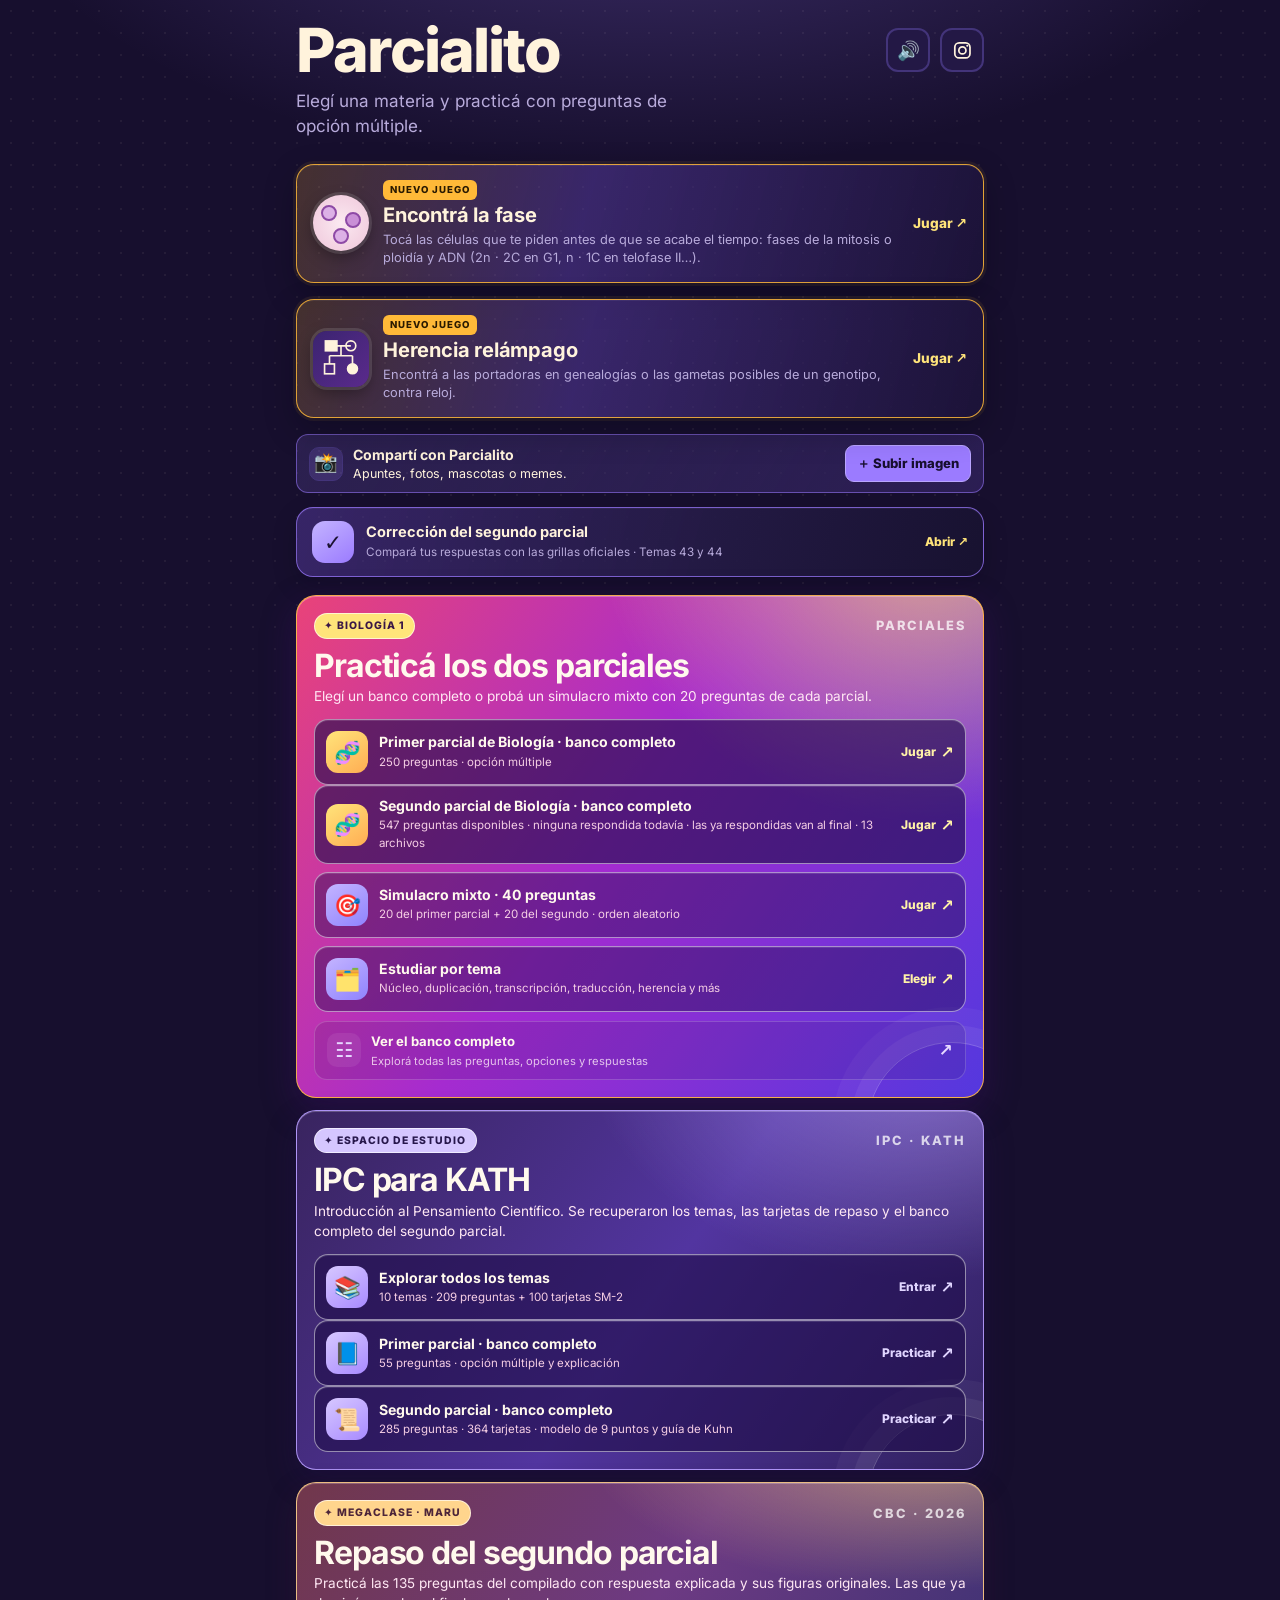
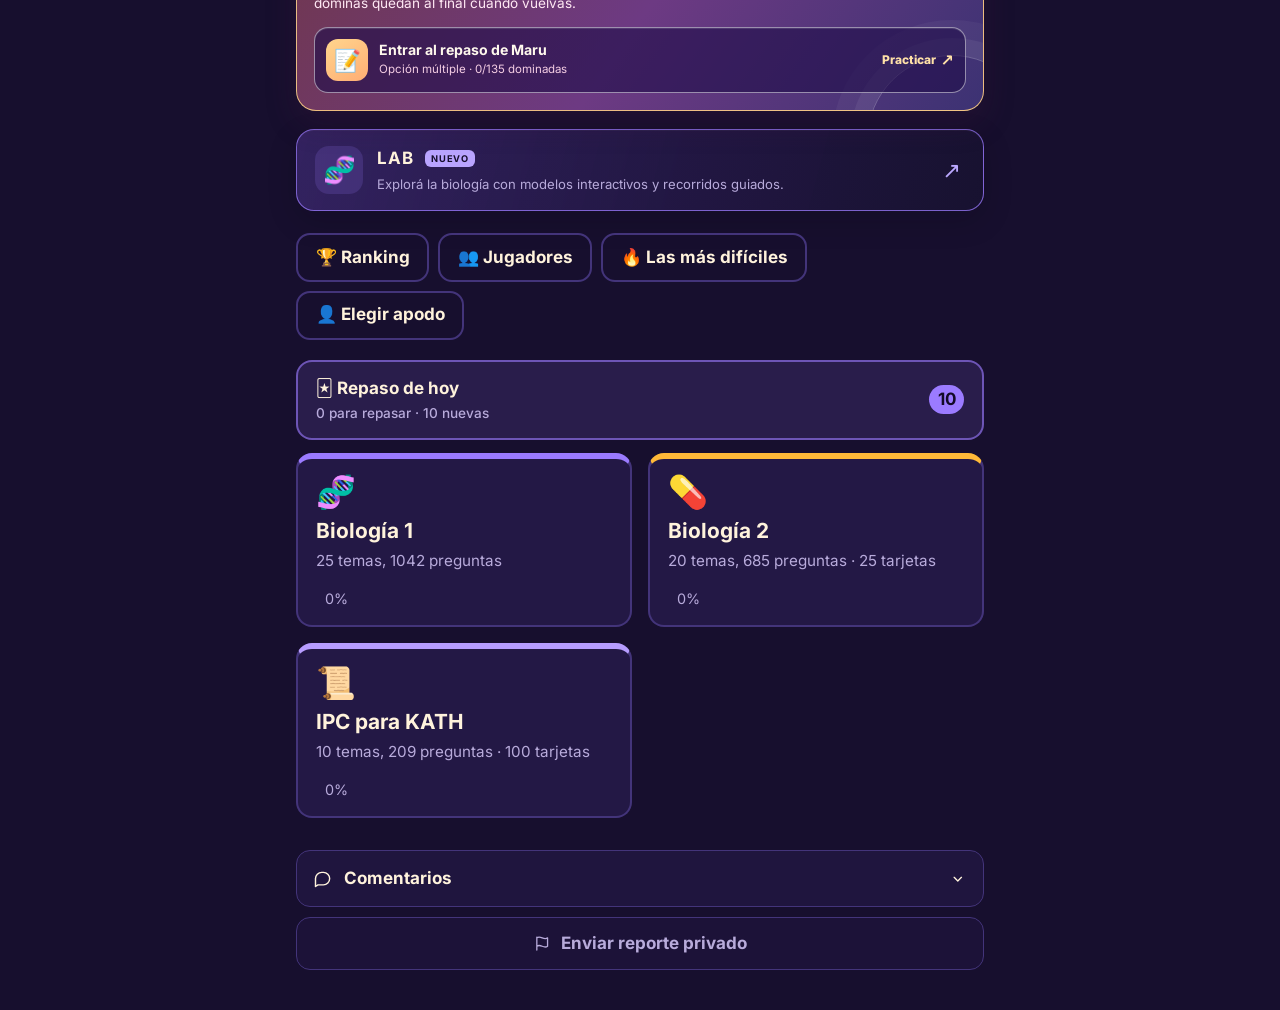
<file: index.html>
<!doctype html>
<html lang="es">
<head>
  <meta charset="utf-8">
  <meta name="viewport" content="width=device-width, initial-scale=1, viewport-fit=cover">
  <title>Parcialito: trivia para estudiar</title>
  <meta name="description" content="Practicá con preguntas de opción múltiple por materia y tema, con racha, puntos y sonidos.">
  <meta name="theme-color" content="#170F2E">
  <link rel="icon" type="image/png" sizes="512x512" href="icons/parcialito-512.png">
  <link rel="apple-touch-icon" href="icons/parcialito-192.png">
  <link rel="manifest" href="manifest.json">
  <meta name="apple-mobile-web-app-capable" content="yes">
  <meta name="apple-mobile-web-app-title" content="Parcialito">
  <link rel="stylesheet" href="css/styles.css?v=20261122-juego2">
</head>
<body>
  <div id="app"></div>
  <canvas id="confeti" aria-hidden="true"></canvas>
  <div id="aviso" role="status" aria-live="polite"></div>


  <noscript>Necesitás activar JavaScript para usar Parcialito.</noscript>
  <script>
    if ('serviceWorker' in navigator && location.protocol === 'https:') {
      window.addEventListener('load', () => {
        navigator.serviceWorker.register('./sw.js?v=20261114-envios2', { scope: './' }).catch((error) => {
          console.warn('[Parcialito] No se pudo registrar el service worker:', error);
        });
      });
    }
  </script>
  <script type="module" src="js/app.js?v=20261123-juego5"></script>
  <script type="module" src="js/banco-temas.js?v=20261111-1"></script>

<script id="red-de-seguridad">
(function () {
  var detalle = 'No se pudo cargar js/app.js o alguno de sus módulos.';
  function aviso() {
    var app = document.getElementById('app');
    if (!app || app.childElementCount) return;
    app.innerHTML = '<div style="padding:2rem 1rem;text-align:center;font-family:system-ui,sans-serif;color:#FFF3DC;overflow-wrap:anywhere">' +
      '<p style="margin:0 0 1rem">Parcialito no pudo iniciar. Detecté este problema:</p>' +
      '<pre style="white-space:pre-wrap;text-align:left;font-size:.85rem;background:#211e31;padding:12px;border-radius:10px">' +
      detalle.replace(/[&<>]/g, function(c){return {'&':'&amp;','<':'&lt;','>':'&gt;'}[c];}) + '</pre>' +
      '<button id="act-ver" style="font:inherit;font-weight:700;padding:.8rem 1.4rem;border-radius:14px;border:0;background:#9B7BFF;color:#120a26">Volver a intentar</button></div>';
    document.getElementById('act-ver').onclick = function () {
      location.replace(location.pathname + '?actualizar=' + Date.now() + location.hash);
    };
  }
  window.addEventListener('error', function (e) {
    var t = e && e.target;
    if (t && t.tagName && t.tagName !== 'SCRIPT') return;
    if (e && e.message) detalle = e.message + (e.filename ? '\\nArchivo: ' + e.filename : '') + (e.lineno ? '\\nLínea: ' + e.lineno : '');
    setTimeout(aviso, 300);
  }, true);
  window.addEventListener('unhandledrejection', function(e) {
    var r = e && e.reason;
    detalle = 'Error de módulo: ' + (r && r.message ? r.message : String(r || 'desconocido'));
    setTimeout(aviso, 300);
  });
  setTimeout(aviso, 6000);
})();
</script>
<!-- Diagnóstico de inicio: versión 2 -->
</body>
</html>
</file>
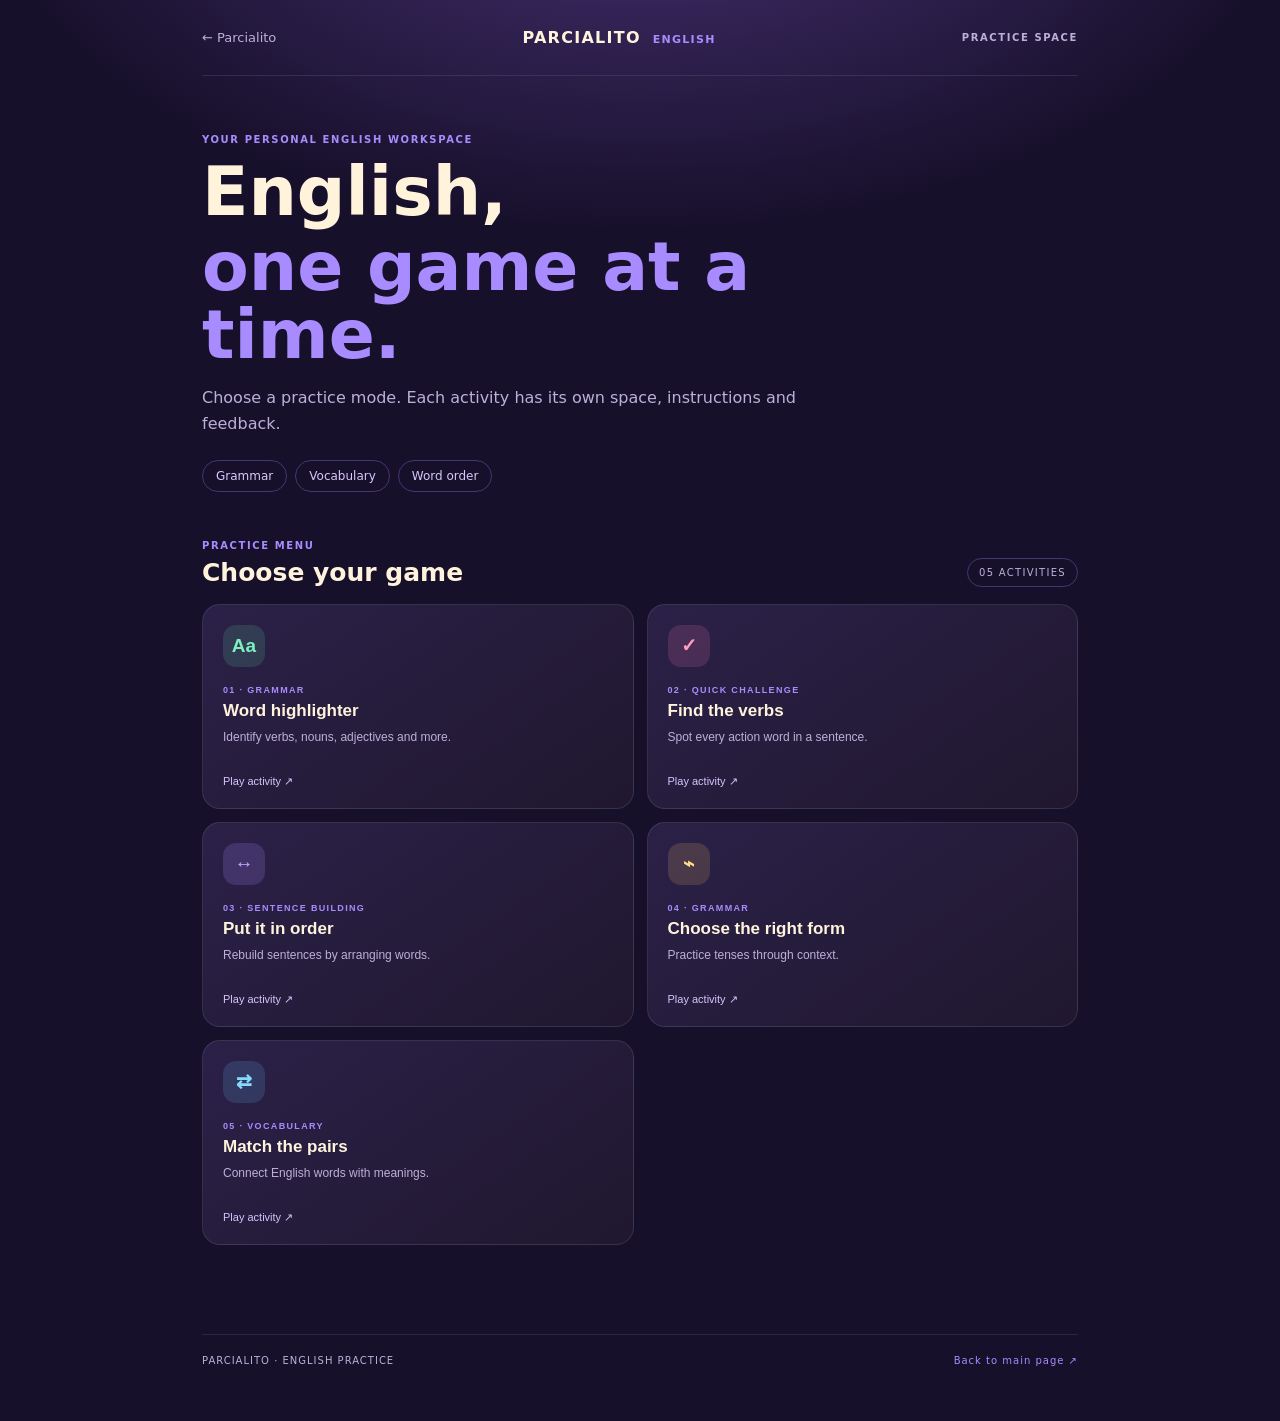
<file: english/index.html>
<!doctype html>
<html lang="en">
<head>
<meta charset="utf-8"><meta name="viewport" content="width=device-width,initial-scale=1,viewport-fit=cover">
<meta name="theme-color" content="#17102b"><title>English Practice | Parcialito</title>
<link rel="stylesheet" href="styles.css?v=4">
</head>
<body>
<div class="shell">
<header class="top"><a class="back" href="../">← Parcialito</a><div class="brand">PARCIALITO <span>ENGLISH</span></div><span class="level">PRACTICE SPACE</span></header>
<main>
<section class="hero view active" id="view-home"><div class="eyebrow">YOUR PERSONAL ENGLISH WORKSPACE</div><h1>English, <em>one game at a time.</em></h1><p>Choose a practice mode. Each activity has its own space, instructions and feedback.</p><div class="hero-tags"><span>Grammar</span><span>Vocabulary</span><span>Word order</span></div><div class="home-heading"><div><div class="eyebrow">PRACTICE MENU</div><h2>Choose your game</h2></div><span class="menu-count">05 ACTIVITIES</span></div><div class="game-menu">
<button class="game-card" data-open="view-highlight"><span class="game-icon mint">Aa</span><span class="game-number">01 · GRAMMAR</span><strong>Word highlighter</strong><small>Identify verbs, nouns, adjectives and more.</small><span class="card-link">Play activity ↗</span></button>
<button class="game-card" data-open="view-verbs"><span class="game-icon coral">✓</span><span class="game-number">02 · QUICK CHALLENGE</span><strong>Find the verbs</strong><small>Spot every action word in a sentence.</small><span class="card-link">Play activity ↗</span></button>
<button class="game-card" data-open="view-order"><span class="game-icon lilac">↔</span><span class="game-number">03 · SENTENCE BUILDING</span><strong>Put it in order</strong><small>Rebuild sentences by arranging words.</small><span class="card-link">Play activity ↗</span></button>
<button class="game-card" data-open="view-tenses"><span class="game-icon gold">⌁</span><span class="game-number">04 · GRAMMAR</span><strong>Choose the right form</strong><small>Practice tenses through context.</small><span class="card-link">Play activity ↗</span></button>
<button class="game-card" data-open="view-match"><span class="game-icon blue">⇄</span><span class="game-number">05 · VOCABULARY</span><strong>Match the pairs</strong><small>Connect English words with meanings.</small><span class="card-link">Play activity ↗</span></button>
</div></section>
<section class="view game-view" id="view-highlight"><button class="back-games" data-home>← All games</button><section class="section-head"><div><div class="eyebrow">01 · GRAMMAR LAB</div><h2>Word highlighter</h2><p>Tap a word to classify it. The colors help you see how a sentence works.</p></div><div class="head-actions"><button id="highlight-next" class="quiet">Next sentence ↗</button><button id="reset" class="quiet">Reset</button></div></section>
<section class="panel"><div class="legend"><span><i class="verb"></i> Verb</span><span><i class="noun"></i> Noun / Pronoun</span><span><i class="adj"></i> Adjective</span><span><i class="adv"></i> Adverb</span><span><i class="other"></i> Other</span></div><div class="sentence" id="sentence"></div><div class="classify"><div><small>SELECTED WORD</small><strong id="selected">Choose a word above</strong></div><div class="choices" id="choices"><button data-kind="verb">Verb</button><button data-kind="noun">Noun / Pronoun</button><button data-kind="adj">Adjective</button><button data-kind="adv">Adverb</button><button data-kind="other">Other</button></div></div><div class="feedback" id="feedback" aria-live="polite">Choose a word, then choose its grammatical function.</div></section></section><section class="view game-view" id="view-verbs"><button class="back-games" data-home>← All games</button><section class="section-head"><div><div class="eyebrow">02 · QUICK CHALLENGE</div><h2>Find the verbs</h2><p>Select every verb in the sentence.</p></div><div class="head-actions"><button id="verbs-next" class="quiet">New sentence ↗</button><div class="counter" id="score">0 / 0</div></div></section>
<section class="panel challenge"><p class="prompt">“Yesterday, Emma studied English and wrote three sentences.”</p><div id="verb-options" class="word-options"></div><button id="check" class="primary">Check answers</button><div id="quiz-feedback" class="feedback" aria-live="polite"></div></section></section><section class="view game-view" id="view-order"><button class="back-games" data-home>← All games</button><section class="section-head"><div><div class="eyebrow">03 · SENTENCE BUILDER</div><h2>Put it in order</h2><p>Tap the words in the correct order to build a sentence.</p></div><button id="order-reset" class="quiet">New try</button></section>
<section class="panel game-panel"><div class="game-meta"><span class="game-tag">WORD ORDER</span><span id="order-progress">0 words</span></div><p class="prompt">Build: <strong id="order-meaning">She usually drinks coffee in the morning.</strong></p><div id="order-bank" class="word-options"></div><div class="answer-label">YOUR SENTENCE</div><div id="order-answer" class="answer-tray">Your selected words will appear here…</div><div class="game-actions"><button id="order-undo" class="quiet">Undo</button><button id="order-check" class="primary">Check sentence</button></div><div id="order-feedback" class="feedback" aria-live="polite"></div></section></section><section class="view game-view" id="view-tenses"><button class="back-games" data-home>← All games</button><section class="section-head"><div><div class="eyebrow">04 · COMPLETE THE SENTENCE</div><h2>Choose the right form</h2><p>Use the context to select the correct verb form.</p></div><div class="counter" id="tense-count">1 / 3</div></section>
<section class="panel game-panel"><span class="game-tag">GRAMMAR CHOICE</span><p class="prompt" id="tense-question">Yesterday, I ___ to the cinema.</p><div id="tense-options" class="word-options"></div><div id="tense-feedback" class="feedback" aria-live="polite">Choose the best answer.</div><button id="tense-next" class="primary" disabled>Next question</button></section></section><section class="view game-view" id="view-match"><button class="back-games" data-home>← All games</button><section class="section-head"><div><div class="eyebrow">05 · VOCABULARY MATCH</div><h2>Match the pairs</h2><p>Connect each English word with its meaning in Spanish.</p></div><button id="match-reset" class="quiet">Shuffle</button></section>
<section class="panel game-panel"><div class="game-meta"><span class="game-tag">VOCABULARY</span><span id="match-progress">0 / 4 pairs</span></div><div class="match-grid"><div id="match-words" class="match-column"></div><div id="match-meanings" class="match-column"></div></div><div id="match-feedback" class="feedback" aria-live="polite">Select a word and then its translation.</div></section></section>
<footer>PARCIALITO · ENGLISH PRACTICE <a href="../">Back to main page ↗</a></footer>
</main></div><script src="app.js?v=4"></script></body></html>
</file>
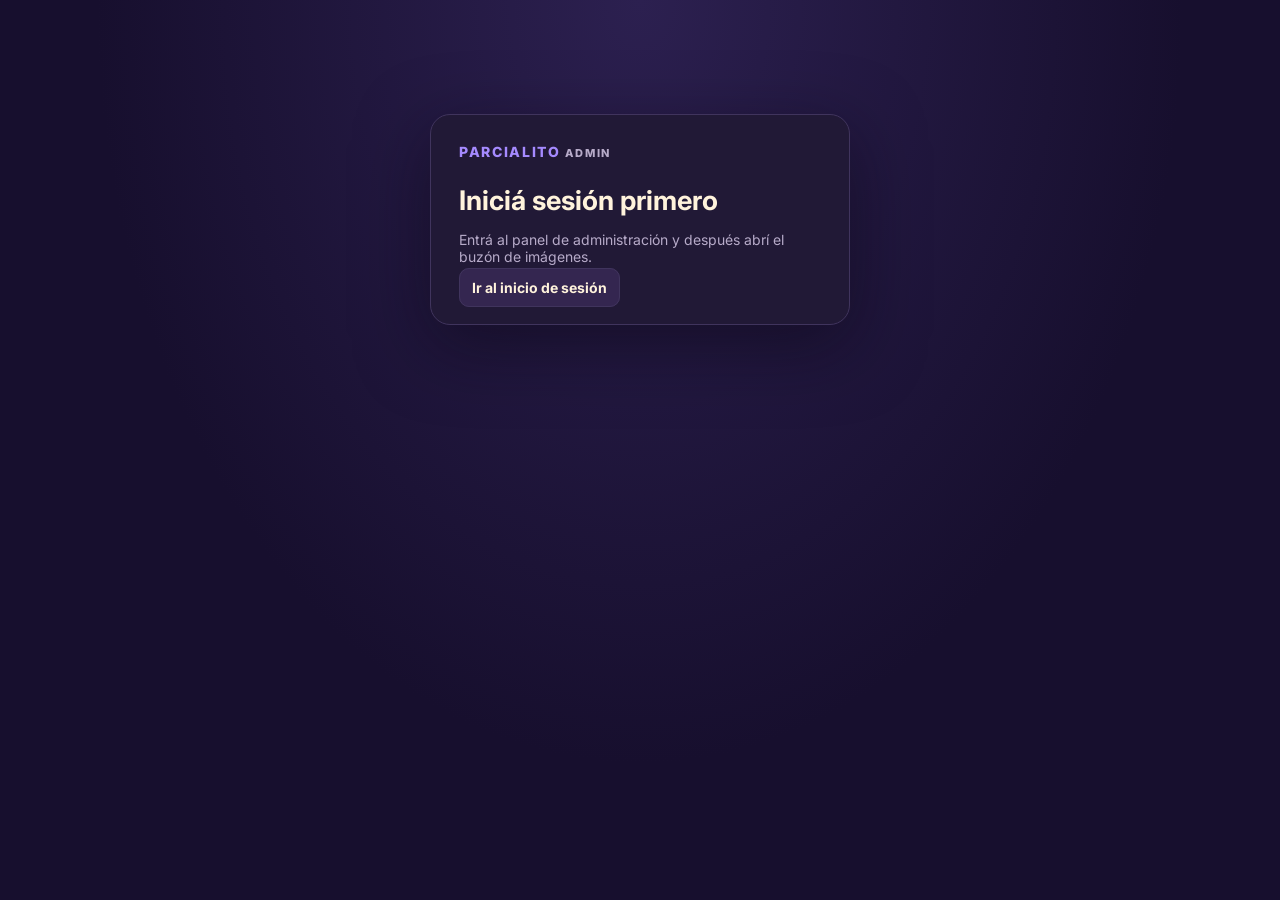
<file: admin-imagenes.html>
<!doctype html>
<html lang="es"><head><meta charset="utf-8"><meta name="viewport" content="width=device-width,initial-scale=1"><meta name="theme-color" content="#170F2E"><title>Fotos · Parcialito</title><link rel="preconnect" href="https://fonts.googleapis.com"><link href="https://fonts.googleapis.com/css2?family=Inter:wght@400;500;600;700;800&display=swap" rel="stylesheet"><link rel="stylesheet" href="css/admin.css?v=20261114-envios2"><style>
.images-head{display:flex;align-items:center;justify-content:space-between;gap:12px;margin:12px 0 20px;flex-wrap:wrap}.images-head p{color:var(--muted);margin-top:5px}.images-grid{display:grid;grid-template-columns:repeat(auto-fill,minmax(min(100%,300px),1fr));gap:14px}.image-submission{background:var(--panel);border:1px solid var(--line);border-radius:15px;padding:14px;min-width:0}.image-submission h2{font-size:16px;margin:10px 0 4px}.image-submission p{color:var(--muted);margin:5px 0;overflow-wrap:anywhere}.image-thumbs{display:grid;grid-template-columns:repeat(2,minmax(0,1fr));gap:7px}.image-thumbs a{display:block;overflow:hidden;border-radius:10px;background:var(--panel2);aspect-ratio:4/3}.image-thumbs img{width:100%;height:100%;object-fit:cover}
.photo-viewer{display:none;position:fixed;inset:0;z-index:9999;background:#080610f2;align-items:center;justify-content:center;padding:64px 14px 42px}
.photo-viewer.open{display:flex}.photo-viewer img{display:block;max-width:100%;max-height:100%;object-fit:contain;border-radius:8px}
.photo-viewer-close{position:absolute;top:calc(12px + env(safe-area-inset-top));left:12px;background:#342650;border:1px solid #655383;color:#fff3dc;padding:11px 15px;border-radius:10px;font-weight:700}
.photo-viewer-hint{position:absolute;bottom:calc(12px + env(safe-area-inset-bottom));color:#c9bed9;font-size:12px}
body.photo-viewer-active{overflow:hidden}.image-actions{display:flex;gap:7px;flex-wrap:wrap;margin-top:12px}.image-actions button,.image-actions a{font:inherit;text-decoration:none;border:0;border-radius:9px;padding:9px 11px;background:var(--panel2);color:var(--text);font-weight:700}.image-actions .review{background:#214b3d;color:#9bf0c8}.image-actions .delete{background:#51263a;color:#ffb4c7}.image-status{font-size:11px;padding:5px 8px;border-radius:20px;background:#493b24;color:#ffd58a}.image-status.done{background:#153c32;color:var(--green)}.admin-images-link{white-space:nowrap;text-decoration:none;background:#342650;border:1px solid var(--line);border-radius:10px;padding:10px 12px;color:var(--text);font-weight:700}.image-empty{padding:36px;text-align:center;color:var(--muted);background:var(--panel);border:1px solid var(--line);border-radius:15px}@media(max-width:600px){.images-head{align-items:flex-start}.image-actions>*{flex:1;text-align:center}}
</style></head><body><main id="image-admin" style="width:min(1200px,calc(100% - 32px));margin:0 auto;padding:24px 0 60px"><div class="images-head"><div><div class="brand">PARCIALITO <span>ADMIN</span></div><h1 style="margin:14px 0 4px">Imágenes recibidas</h1><p>El buzón privado: apuntes, mascotas, memes y todo lo que quieran compartir.</p></div><div style="display:flex;gap:8px;flex-wrap:wrap"><a class="admin-images-link" href="admin.html">← Panel de actividad</a><button id="refresh-images">↻ Actualizar</button></div></div><section class="stats" id="image-stats"></section><div id="image-list"><div class="image-empty">Cargando envíos…</div></div></main><script type="module" src="js/admin-imagenes.js?v=20261114-5"></script></body></html>
</file>
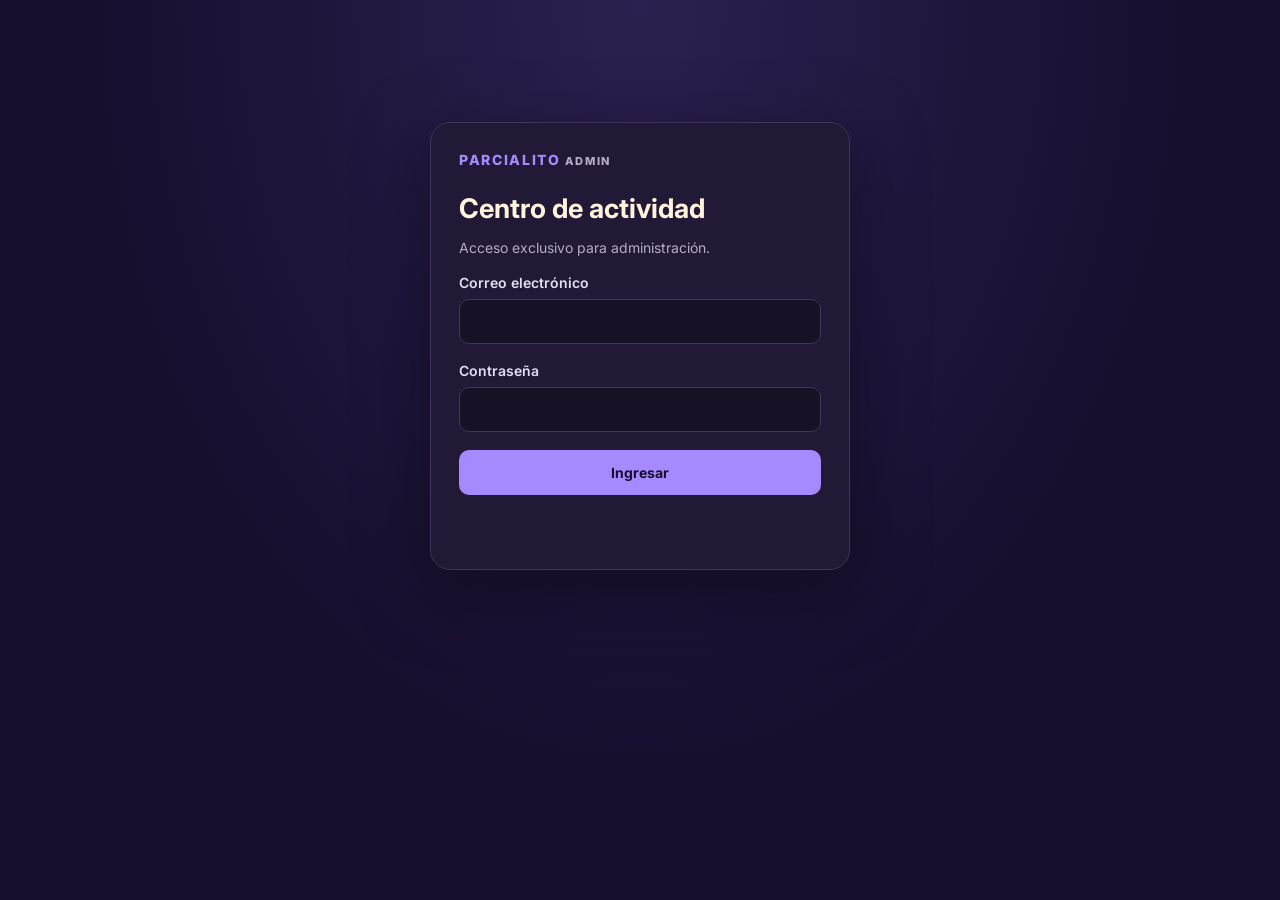
<file: admin.html>
<!doctype html>
<html lang="es">
<head>
<meta charset="utf-8"><meta name="viewport" content="width=device-width,initial-scale=1">
<meta name="theme-color" content="#170F2E"><title>Administración · Parcialito</title>
<link rel="preconnect" href="https://fonts.googleapis.com"><link href="https://fonts.googleapis.com/css2?family=Inter:wght@400;500;600;700;800&display=swap" rel="stylesheet">
<link rel="stylesheet" href="css/admin.css?v=20261113-10">
</head>
<body><main id="admin"><section class="login-card"><div class="brand">PARCIALITO <span>ADMIN</span></div><h1>Centro de actividad</h1><p class="muted">Acceso exclusivo para administración.</p>
<form id="login"><label>Correo electrónico<input id="email" type="email" autocomplete="username" required></label><label>Contraseña<input id="password" type="password" autocomplete="current-password" required></label><button class="primary">Ingresar</button><p id="login-error" class="error" role="alert"></p></form></section></main>
<script type="module" src="js/admin.js?v=20261114-buzon5"></script></body></html>
</file>
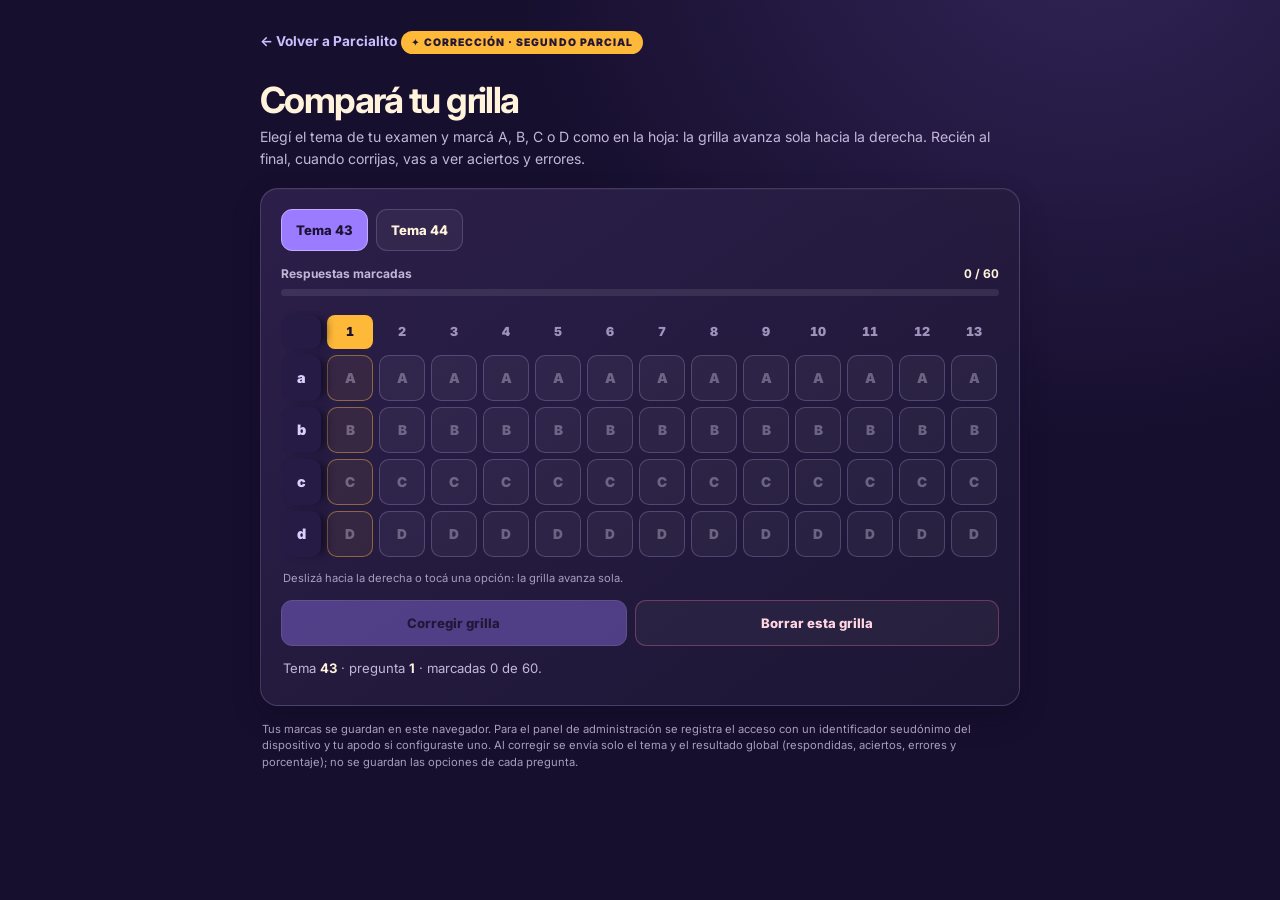
<file: corrector.html>
<!doctype html>
<html lang="es">
<head>
  <meta charset="utf-8">
  <meta name="viewport" content="width=device-width, initial-scale=1, viewport-fit=cover">
  <meta name="theme-color" content="#170F2E">
  <title>Corrección · Segundo parcial | Parcialito</title>
  <link rel="preconnect" href="https://fonts.googleapis.com">
  <link rel="preconnect" href="https://fonts.gstatic.com" crossorigin>
  <link href="https://fonts.googleapis.com/css2?family=Inter:wght@400;500;600;700;800&display=swap" rel="stylesheet">
  <style>
    :root {
      color-scheme: dark;
      --bg:#170F2E; --panel:#21183D; --panel-2:#2A2049; --ink:#FFF3DC;
      --muted:#C2B7D8; --line:rgba(210,195,255,.2); --purple:#9B7BFF;
      --gold:#FFB938; --green:#4FE0A0; --red:#FF7AA8;
    }
    * { box-sizing:border-box; }
    body {
      min-height:100vh; margin:0; padding:22px 14px 46px; color:var(--ink);
      background:radial-gradient(ellipse at 85% -10%,rgba(155,123,255,.2),transparent 38%),var(--bg);
      font-family:Inter,system-ui,sans-serif;
    }
    main { width:min(100%,760px); margin:0 auto; }
    a { color:inherit; }
    .back { display:inline-flex; align-items:center; gap:7px; margin:0 0 20px; color:#CDBFFF; text-decoration:none; font-size:.85rem; font-weight:700; }
    .back:hover { color:#fff; }
    .eyebrow { display:inline-flex; align-items:center; gap:7px; padding:5px 10px; color:#241637; background:var(--gold); border-radius:999px; font-size:.65rem; font-weight:900; letter-spacing:.1em; }
    h1 { margin:12px 0 6px; font-size:clamp(1.7rem,6vw,2.25rem); line-height:1.08; letter-spacing:-.045em; }
    .intro { margin:0 0 18px; color:var(--muted); font-size:.88rem; line-height:1.55; }
    .panel { padding:15px; border:1px solid var(--line); border-radius:18px; background:linear-gradient(145deg,rgba(45,33,76,.94),rgba(29,22,52,.98)); box-shadow:0 12px 30px rgba(5,3,15,.18),inset 0 1px rgba(255,255,255,.035); }
    .theme-tabs,.range-tabs,.actions { display:flex; flex-wrap:wrap; gap:8px; }
    button { font:inherit; cursor:pointer; }
    .tab,.range,.action { min-height:42px; padding:9px 14px; border:1px solid var(--line); border-radius:11px; color:var(--ink); background:rgba(255,255,255,.045); font-size:.82rem; font-weight:800; transition:background .15s,border-color .15s,transform .15s; }
    .tab:hover,.range:hover,.action:hover { border-color:rgba(255,185,56,.65); background:rgba(255,255,255,.09); }
    .tab.active,.range.active { color:#1c1230; border-color:#c2adff; background:var(--purple); }
    button:focus-visible,a:focus-visible { outline:3px solid var(--gold); outline-offset:3px; }
    .theme-tabs { margin-bottom:15px; }
    .meter { display:flex; align-items:center; justify-content:space-between; gap:12px; margin:0 0 8px; color:var(--muted); font-size:.75rem; font-weight:700; }
    .meter strong { color:var(--ink); font-variant-numeric:tabular-nums; }
    .track { height:7px; margin-bottom:15px; overflow:hidden; border-radius:99px; background:rgba(255,255,255,.09); }
    .track span { display:block; height:100%; width:0; border-radius:inherit; background:linear-gradient(90deg,var(--purple),var(--gold)); transition:width .2s; }
    .sheet { position:relative; margin:0 -4px 2px; overflow-x:auto; overflow-y:hidden; padding:4px 4px 12px; scroll-behavior:smooth; -webkit-overflow-scrolling:touch; overscroll-behavior-x:contain; scrollbar-width:thin; scrollbar-color:rgba(155,123,255,.5) transparent; }
    .grid { --cw:46px; --ch:46px; display:grid; grid-template-columns:40px repeat(60,var(--cw)); grid-template-rows:34px repeat(4,var(--ch)); gap:6px; width:max-content; }
    .corner,.letter { position:sticky; left:0; z-index:3; display:grid; place-items:center; background:#251B44; border-radius:10px; box-shadow:8px 0 10px -4px rgba(15,9,32,.85); }
    .letter { color:#DCCFFF; font-size:.9rem; font-weight:900; }
    .number { display:grid; place-items:center; color:#9F93BC; font-size:.78rem; font-weight:900; font-variant-numeric:tabular-nums; border-radius:8px; transition:color .15s,background .15s; }
    .number.done { color:#DCCFFF; }
    .number.current { color:#1c1230; background:var(--gold); }
    .choice { position:relative; display:grid; place-items:center; min-width:0; padding:0; border:1px solid rgba(210,195,255,.23); border-radius:10px; color:rgba(232,224,247,.35); background:rgba(255,255,255,.045); font-size:.85rem; font-weight:900; -webkit-tap-highlight-color:transparent; touch-action:manipulation; transition:background .12s,border-color .12s,transform .12s; }
    .choice.col-current { border-color:rgba(255,185,56,.45); background:rgba(255,185,56,.07); }
    .choice:active { transform:scale(.93); }
    .choice.selected { color:#fff; border:2px solid var(--purple); background:var(--purple); animation:pop .18s ease-out; }
    @keyframes pop { 0%{transform:scale(.8)} 100%{transform:scale(1)} }
    .choice.is-hit { color:#092b1e; border:2px solid var(--green); background:var(--green); }
    .choice.is-miss { color:#3b1022; border:2px solid var(--red); background:var(--red); }
    .choice.is-key { color:#092b1e; border:2px solid var(--green); background:rgba(79,224,160,.17); }
    .choice.is-key::after { content:"\2713"; position:absolute; top:1px; right:5px; color:var(--green); font-size:.7rem; }
    .choice:disabled { cursor:default; opacity:1; }
    .hint { margin:0 2px 0; color:#A99DBF; font-size:.7rem; }
    .actions { margin-top:15px; }
    .action { flex:1 1 auto; min-height:46px; }
    .action.primary { color:#211431; border-color:#c2adff; background:var(--purple); }
    .action.primary:hover { background:#b3a0ff; }
    .action.danger { color:#ffd5e2; border-color:rgba(255,122,168,.3); }
    .action:disabled { opacity:.38; cursor:not-allowed; }
    [hidden] { display:none !important; }
    .status { min-height:26px; margin:13px 2px 0; color:var(--muted); font-size:.82rem; line-height:1.5; }
    .status strong { color:var(--ink); }
    .legend { display:flex; flex-wrap:wrap; gap:13px; margin:13px 2px 0; color:var(--muted); font-size:.7rem; }
    .legend span { display:inline-flex; align-items:center; gap:6px; }
    .dot { width:10px; height:10px; border-radius:3px; background:var(--purple); }
    .dot.green { background:var(--green); }
    .dot.red { background:var(--red); }
    .footnote { margin:15px 2px 0; color:#A99DBF; font-size:.7rem; line-height:1.5; }
    @media(min-width:600px) {
      body { padding:30px 20px 54px; }
      .panel { padding:20px; }
    }
    @media(max-width:380px) {
      .panel { padding:11px; }
      .tab { flex:1; padding:8px; }
      .actions { display:grid; grid-template-columns:1fr 1fr; }
      .action.primary { grid-column:1 / -1; }
    }
  </style>
</head>
<body>
  <main>
    <a class="back" href="./">← Volver a Parcialito</a>
    <div class="eyebrow">✦ CORRECCIÓN · SEGUNDO PARCIAL</div>
    <h1>Compará tu grilla</h1>
    <p class="intro">Elegí el tema de tu examen y marcá A, B, C o D como en la hoja: la grilla avanza sola hacia la derecha. Recién al final, cuando corrijas, vas a ver aciertos y errores.</p>

    <section class="panel" aria-label="Corrector de grillas">
      <div class="theme-tabs" id="tabs" role="group" aria-label="Elegir tema">
        <button class="tab active" type="button" data-theme="43">Tema 43</button>
        <button class="tab" type="button" data-theme="44">Tema 44</button>
      </div>

      <div class="meter"><span id="progress-label">Respuestas marcadas</span><strong id="progress-count">0 / 60</strong></div>
      <div class="track" role="progressbar" aria-label="Progreso de respuestas" aria-valuemin="0" aria-valuemax="60" aria-valuenow="0" id="progress"><span id="progress-fill"></span></div>

      <div class="sheet" id="sheet"><div class="grid" id="grid" aria-label="Grilla de respuestas"></div></div>
      <p class="hint">Deslizá hacia la derecha o tocá una opción: la grilla avanza sola.</p>
      <div class="actions">
        <button class="action primary" id="check" type="button" disabled>Corregir grilla</button>
        <button class="action" id="edit" type="button" hidden>Seguir editando</button>
        <button class="action danger" id="reset" type="button">Borrar esta grilla</button>
      </div>
      <p class="status" id="status" role="status" aria-live="polite">Tema 43 · Marcá tus respuestas tocando las letras.</p>
      <div class="legend" id="legend" hidden>
        <span><i class="dot green"></i> Correcta</span>
        <span><i class="dot red"></i> Tu respuesta incorrecta</span>
        <span><i class="dot"></i> Tu marca antes de corregir</span>
      </div>
    </section>
    <p class="footnote">Tus marcas se guardan en este navegador. Para el panel de administración se registra el acceso con un identificador seudónimo del dispositivo y tu apodo si configuraste uno. Al corregir se envía solo el tema y el resultado global (respondidas, aciertos, errores y porcentaje); no se guardan las opciones de cada pregunta.</p>
  </main>

  <script type="module">
    import { iniciarActividad, registrarEventoActividad } from "./js/actividad.js?v=20261113-admin1";

    const N = 60;
    const LETRAS = ["A", "B", "C", "D"];
    const CLAVES = {
      43: ["c","d","b","b","a","c","d","b","b","c","c","d","d","c","b","a","c","d","a","d","c","c","d","d","d","c","a","b","b","a","d","a","d","c","d","b","a","b","d","c","d","b","c","a","c","c","b","b","c","c","c","a","a","c","b","b","b","d","b","c"],
      44: ["c","c","a","b","b","c","c","d","d","c","b","a","c","d","a","d","c","c","d","d","a","c","b","b","b","d","b","c","d","b","b","a","c","d","d","c","b","b","c","d","c","a","b","b","d","c","c","c","b","a","b","d","c","b","c","a","a","d","a","c"]
    };
    const STORE = "grilla-corrector-v1";
    const $ = function(id) { return document.getElementById(id); };
    let state = { tema:"43", answers:{}, checked:{} };
    const CW = 46, GAP = 6, LABEL = 40;
    let current = 0;

    try {
      const stored = JSON.parse(localStorage.getItem(STORE));
      if (stored && stored.answers) state = Object.assign(state, stored);
    } catch (_) {}
    [43,44].forEach(function(theme) {
      const key = String(theme);
      if (!Array.isArray(state.answers[key])) state.answers[key] = Array(N).fill(null);
      else {
        state.answers[key] = state.answers[key].slice(0,N);
        while (state.answers[key].length < N) state.answers[key].push(null);
      }
      if (!state.checked) state.checked = {};
    });
    if (state.tema !== "43" && state.tema !== "44") state.tema = "43";

    const actividadLista = iniciarActividad().catch(function(error) {
      console.warn("[Corrector] No se pudo iniciar el registro de actividad.", error);
    });
    function reportarEventoGrilla(evento, tema, datos) {
      actividadLista.then(function() {
        return registrarEventoActividad(evento, {
          materia: "Segundo parcial",
          tema: "Tema " + tema,
          modo: "corrector_grillas",
          datos: Object.assign({ origen: "corrector_segundo_parcial" }, datos || {})
        });
      }).catch(function(error) {
        console.warn("[Corrector] No se pudo registrar la actividad.", error);
      });
    }

    function save() {
      try { localStorage.setItem(STORE, JSON.stringify(state)); } catch (_) {}
    }
    function countMarked(answers) {
      return answers.filter(function(value) { return value !== null && value !== undefined; }).length;
    }
    function firstIncomplete() {
      const idx = state.answers[state.tema].findIndex(function(v) { return v === null || v === undefined; });
      return idx === -1 ? 0 : idx;
    }
    function build() {
      let html = '<span class="corner" aria-hidden="true"></span>';
      for (let i=0; i<N; i++) html += '<span class="number" data-num="' + i + '">' + (i+1) + '</span>';
      for (let j=0; j<4; j++) {
        html += '<span class="letter">' + LETRAS[j].toLowerCase() + '</span>';
        for (let i=0; i<N; i++) {
          html += '<button type="button" class="choice" data-index="' + i + '" data-choice="' + j + '" aria-label="Pregunta ' + (i+1) + ', opción ' + LETRAS[j] + '">' + LETRAS[j] + '</button>';
        }
      }
      $("grid").innerHTML = html;
    }
    function scrollToQuestion(i, smooth) {
      const sheet = $("sheet");
      const visible = sheet.clientWidth - LABEL;
      const left = i*(CW+GAP) - Math.max(0,(visible - CW)/2);
      sheet.style.scrollBehavior = smooth ? "smooth" : "auto";
      sheet.scrollLeft = Math.max(0,left);
    }
    function render() {
      const theme = state.tema;
      const answers = state.answers[theme];
      const key = CLAVES[theme].map(function(letter) { return "abcd".indexOf(letter); });
      const checked = !!state.checked[theme];
      const marked = countMarked(answers);
      const hits = answers.reduce(function(total, answer, index) {
        return total + (answer === key[index] ? 1 : 0);
      },0);

      Array.from($("grid").querySelectorAll(".number")).forEach(function(el) {
        const i = Number(el.dataset.num);
        el.classList.toggle("done", answers[i] !== null && answers[i] !== undefined);
        el.classList.toggle("current", !checked && i === current);
      });
      Array.from($("grid").querySelectorAll("button.choice")).forEach(function(btn) {
        const i = Number(btn.dataset.index);
        const j = Number(btn.dataset.choice);
        let cls = "choice";
        let suffix = "";
        if (!checked && answers[i] === j) cls += " selected";
        if (!checked && i === current && answers[i] !== j) cls += " col-current";
        if (checked && j === key[i]) {
          cls += answers[i] === j ? " is-hit" : " is-key";
          suffix = '<span aria-hidden="true">\u2713</span>';
        } else if (checked && answers[i] === j) {
          cls += " is-miss";
          suffix = '<span aria-hidden="true">\u00d7</span>';
        }
        if (btn.className !== cls) btn.className = cls;
        btn.innerHTML = LETRAS[j] + suffix;
        btn.disabled = checked;
        btn.setAttribute("aria-pressed", answers[i] === j ? "true" : "false");
      });

      $("progress-count").textContent = marked + " / " + N;
      $("progress-fill").style.width = (marked/N*100) + "%";
      $("progress").setAttribute("aria-valuenow",String(marked));
      $("progress-label").textContent = checked ? "Respuestas completadas" : "Respuestas marcadas";

      Array.from($("tabs").querySelectorAll("button")).forEach(function(button) {
        button.classList.toggle("active",button.dataset.theme === theme);
        button.setAttribute("aria-pressed",button.dataset.theme === theme ? "true" : "false");
      });

      $("check").hidden = checked;
      $("check").disabled = marked === 0;
      $("edit").hidden = !checked;
      $("legend").hidden = !checked;
      if (checked) {
        const percent = Math.round(hits/N*100);
        $("status").innerHTML = 'Tema <strong>' + theme + '</strong>: <strong>' + hits + ' de ' + N + '</strong> correctas (' + percent + '%)' + (N-marked ? ' · ' + (N-marked) + ' sin responder' : '');
      } else {
        $("status").innerHTML = 'Tema <strong>' + theme + '</strong> · pregunta <strong>' + (current+1) + '</strong> · marcadas ' + marked + ' de ' + N + '.';
      }
    }

    $("tabs").addEventListener("click",function(event) {
      const button = event.target.closest("button[data-theme]");
      if (!button) return;
      state.tema = button.dataset.theme;
      current = firstIncomplete();
      save();
      render();
      scrollToQuestion(current, true);
      reportarEventoGrilla("grilla_tema", state.tema, { accion: "cambio_de_tema" });
    });
    $("grid").addEventListener("click",function(event) {
      const button = event.target.closest("button.choice");
      if (!button || state.checked[state.tema]) return;
      const index = Number(button.dataset.index);
      const choice = Number(button.dataset.choice);
      const answers = state.answers[state.tema];
      if (answers[index] === choice) {
        answers[index] = null;
        current = index;
      } else {
        answers[index] = choice;
        current = Math.min(index+1, N-1);
      }
      save();
      render();
      scrollToQuestion(current, true);
    });
    $("check").addEventListener("click",function() {
      const theme = state.tema;
      const answers = state.answers[theme];
      const key = CLAVES[theme].map(function(letter) { return "abcd".indexOf(letter); });
      const marked = countMarked(answers);
      if (!marked) return;
      const correctas = answers.reduce(function(total, answer, index) {
        return total + (answer === key[index] ? 1 : 0);
      },0);
      state.checked[theme] = true;
      save();
      render();
      reportarEventoGrilla("grilla_corregida", theme, {
        respondidas: marked,
        correctas: correctas,
        incorrectas: marked - correctas,
        total: N,
        sin_responder: N - marked,
        porcentaje: Math.round(correctas / N * 100)
      });
    });
    $("edit").addEventListener("click",function() {
      state.checked[state.tema] = false;
      save();
      render();
    });
    $("reset").addEventListener("click",function() {
      if (!window.confirm("¿Borrar todas las respuestas del tema " + state.tema + "?")) return;
      state.answers[state.tema] = Array(N).fill(null);
      state.checked[state.tema] = false;
      current = 0;
      save();
      render();
      scrollToQuestion(0, true);
    });

    build();
    current = firstIncomplete();
    render();
    scrollToQuestion(current, false);
    reportarEventoGrilla("grilla_acceso", state.tema, { accion: "ingreso" });
  </script>
</body>
</html>
</file>
<file: css/styles.css>
/* ==========================================================
   Repaso: estilos
   Paleta: noche violeta, crema, ámbar (racha), verde/rojo (respuesta)
   Tipografías: Bricolage Grotesque (todo) + Silkscreen (solo la racha)
   ========================================================== */

@font-face {
  font-family: 'Inter';
  font-style: normal;
  font-weight: 400 800;
  font-display: swap;
  src: url('../fonts/Inter-latin-variable.woff2') format('woff2');
}

:root {
  --noche: #170F2E;
  --panel: #231845;
  --panel-2: #2E2058;
  --linea: #43347A;
  --crema: #FFF3DC;
  --tenue: #B8ABDB;
  --violeta: #9B7BFF;
  --ambar: #FFB938;
  --ok: #4FE0A0;
  --mal: #FF5D7A;
  --fuente: 'Inter', system-ui, -apple-system, 'Segoe UI', sans-serif;
  --pixel: 'Silkscreen', 'Courier New', monospace;
  --radio: 16px;
}

*, *::before, *::after { box-sizing: border-box; }

html { color-scheme: dark; -webkit-text-size-adjust: 100%; }

body {
  margin: 0;
  min-height: 100dvh;
  background-color: var(--noche);
  background-image:
    radial-gradient(58rem 28rem at 50% -9rem, rgba(155, 123, 255, .30), transparent 70%),
    radial-gradient(rgba(255, 243, 220, .06) 1px, transparent 1.5px);
  background-size: auto, 22px 22px;
  background-attachment: fixed;
  color: var(--crema);
  font-family: var(--fuente);
  font-size: 1.0625rem;
  line-height: 1.5;
}

button { font: inherit; color: inherit; cursor: pointer; }
h1, h2, h3, p { margin: 0; }

:focus-visible {
  outline: 3px solid var(--ambar);
  outline-offset: 3px;
}

.pantalla {
  max-width: 720px;
  margin: 0 auto;
  padding: 1.25rem 1rem calc(2rem + env(safe-area-inset-bottom));
}

/* ---------- Cabecera ---------- */
.cabecera {
  display: flex;
  align-items: center;
  justify-content: space-between;
  gap: 1rem;
  margin-bottom: .5rem;
}

.marca {
  font-size: clamp(2.6rem, 9vw, 3.8rem);
  font-weight: 800;
  font-stretch: 75%;
  letter-spacing: -.03em;
  line-height: 1;
}

.bajada { color: var(--tenue); max-width: 34ch; margin-bottom: 1.5rem; }

.icono {
  width: 2.75rem; height: 2.75rem;
  display: grid; place-items: center;
  background: var(--panel);
  border: 2px solid var(--linea);
  border-radius: 12px;
  font-size: 1.15rem;
  transition: border-color .15s, transform .1s;
}
.icono:hover { border-color: var(--violeta); }
.icono:active { transform: scale(.94); }

/* ---------- Botones ---------- */
.btn {
  display: inline-flex; align-items: center; justify-content: center; gap: .5rem;
  padding: .8rem 1.4rem;
  border-radius: 14px;
  border: 2px solid transparent;
  font-weight: 700;
  transition: transform .1s, box-shadow .15s, background-color .15s, border-color .15s;
}
.btn:active { transform: translateY(2px); }
.btn.primario {
  background: var(--violeta);
  color: #120a26;
  box-shadow: 0 4px 0 #6a4fd1;
}
.btn.primario:hover { background: #ae92ff; }
.btn.primario:active { box-shadow: 0 1px 0 #6a4fd1; }
.btn.primario[disabled] { background: var(--panel-2); color: var(--tenue); box-shadow: none; cursor: not-allowed; }
.btn.secundario { background: transparent; border-color: var(--linea); color: var(--crema); }
.btn.secundario:hover { border-color: var(--violeta); }
.btn.enlace { background: none; border: 0; padding: .4rem 0; color: var(--tenue); font-weight: 600; }
.btn.enlace:hover { color: var(--crema); }

/* ---------- Inicio: materias ---------- */
.banner-errores {
  width: 100%;
  display: flex; align-items: center; justify-content: space-between;
  padding: .9rem 1.1rem;
  margin-bottom: 1.25rem;
  background: rgba(255, 93, 122, .12);
  border: 2px solid rgba(255, 93, 122, .55);
  border-radius: var(--radio);
  font-weight: 700;
  text-align: left;
}
.banner-errores b {
  background: var(--mal); color: #2a0712;
  min-width: 2rem; padding: .1rem .55rem;
  border-radius: 99px; text-align: center;
}

.materias { display: grid; gap: 1rem; grid-template-columns: repeat(auto-fill, minmax(min(100%, 15.5rem), 1fr)); }

.materia {
  --c: var(--violeta);
  position: relative;
  display: flex; flex-direction: column; gap: .35rem;
  padding: 1.1rem 1.1rem 1rem;
  text-align: left;
  background: var(--panel);
  border: 2px solid var(--linea);
  border-top: 6px solid var(--c);
  border-radius: var(--radio);
  transition: transform .12s, border-color .15s, background-color .15s;
}
.materia:hover { transform: translateY(-3px); border-color: var(--c); background: var(--panel-2); }
.materia .emoji { font-size: 2rem; line-height: 1; margin-bottom: .35rem; }
.materia h2 { font-size: 1.3rem; font-weight: 700; line-height: 1.2; }
.materia .meta { color: var(--tenue); font-size: .95rem; }

.dominio { margin-top: .6rem; display: flex; align-items: center; gap: .6rem; font-size: .9rem; color: var(--tenue); }
.dominio .riel { flex: 1; height: 8px; background: var(--noche); border-radius: 99px; overflow: hidden; }
.dominio .relleno { height: 100%; background: var(--c); border-radius: 99px; }

.vacio {
  padding: 2rem 1.25rem;
  background: var(--panel);
  border: 2px dashed var(--linea);
  border-radius: var(--radio);
  color: var(--tenue);
}
.vacio strong { display: block; color: var(--crema); font-size: 1.15rem; margin-bottom: .4rem; }
.vacio code { background: var(--noche); padding: .1rem .4rem; border-radius: 6px; color: var(--crema); font-size: .95em; }

/* ---------- Materia: temas ---------- */
.titulo-materia { display: flex; align-items: center; gap: .8rem; margin: .5rem 0 1.25rem; }
.titulo-materia .emoji { font-size: 2.2rem; }
.titulo-materia h1 { font-size: clamp(1.7rem, 6vw, 2.3rem); font-weight: 800; line-height: 1.1; letter-spacing: -.02em; }

.temas-barra { display: flex; justify-content: space-between; align-items: center; margin-bottom: .6rem; color: var(--tenue); }

.temas { display: grid; gap: .6rem; padding-bottom: 7.5rem; }

.tema {
  display: flex; align-items: center; gap: .9rem;
  padding: .9rem 1rem;
  background: var(--panel);
  border: 2px solid var(--linea);
  border-radius: 14px;
  cursor: pointer;
  transition: border-color .15s, background-color .15s;
}
.tema:hover { border-color: var(--violeta); }
.tema:has(input:checked) { border-color: var(--c, var(--violeta)); background: var(--panel-2); }
.tema input { width: 1.35rem; height: 1.35rem; accent-color: var(--c, var(--violeta)); flex: none; }
.tema .cuerpo { flex: 1; min-width: 0; }
.tema .nombre { font-weight: 700; line-height: 1.25; }
.tema .detalle { color: var(--tenue); font-size: .92rem; }
.tema .mejor {
  flex: none;
  font-size: .85rem; font-weight: 700;
  padding: .15rem .6rem;
  border-radius: 99px;
  background: var(--noche);
  color: var(--tenue);
}
.tema .mejor.alto { color: var(--ok); }

/* Dominio por tema: barra verde y acceso a las dos modalidades de práctica. */
.tema-item {
  display: grid;
  grid-template-columns: minmax(0, 1fr);
  align-items: stretch;
  gap: .45rem;
}
.tema-item .tema { min-width: 0; }
.tema .coronita {
  display: inline-block;
  margin-left: .2rem;
  color: #E5B94F;
  font-size: .95em;
  vertical-align: .02em;
  filter: drop-shadow(0 1px 2px rgba(229,185,79,.2));
}
.tema-progreso {
  display: block;
  width: 100%;
  height: 6px;
  margin-top: .55rem;
  overflow: hidden;
  border-radius: 99px;
  background: rgba(255,255,255,.09);
}
.tema-progreso-relleno {
  display: block;
  height: 100%;
  border-radius: inherit;
  background: var(--ok, #4FE0A0);
  transition: width .25s ease;
}
.tema-progreso-detalle {
  display: block;
  margin-top: .22rem;
  color: var(--tenue);
  font-size: .76rem;
  line-height: 1.25;
}

.pie-fijo {
  position: fixed; left: 0; right: 0; bottom: 0;
  padding: .9rem 1rem calc(.9rem + env(safe-area-inset-bottom));
  background: rgba(23, 15, 46, .94);
  backdrop-filter: blur(8px);
  border-top: 2px solid var(--linea);
}
.pie-fijo .interior {
  max-width: 720px; margin: 0 auto;
  display: flex; flex-wrap: wrap; align-items: center; justify-content: space-between; gap: .8rem;
}

.segmentos { display: inline-flex; background: var(--panel); border: 2px solid var(--linea); border-radius: 12px; padding: 3px; }
.segmentos label { cursor: pointer; }
.segmentos input { position: absolute; opacity: 0; pointer-events: none; }
.segmentos span { display: block; padding: .4rem .9rem; border-radius: 8px; font-weight: 700; font-size: .95rem; color: var(--tenue); }
.segmentos input:checked + span { background: var(--violeta); color: #120a26; }
.segmentos input:focus-visible + span { outline: 3px solid var(--ambar); outline-offset: 2px; }

/* ---------- Juego ---------- */
.hud { display: flex; align-items: center; gap: .9rem; margin-bottom: 1.25rem; }

.progreso { flex: 1; height: 12px; background: var(--panel); border: 2px solid var(--linea); border-radius: 99px; overflow: hidden; }
.progreso .barra { height: 100%; width: 0; background: var(--violeta); border-radius: 99px; transition: width .35s ease; }

.racha {
  display: inline-flex; align-items: center; gap: .35rem;
  min-width: 4.6rem; justify-content: center;
  padding: .3rem .7rem;
  background: var(--panel);
  border: 2px solid var(--linea);
  border-radius: 12px;
  font-family: var(--pixel);
  font-size: 1.15rem; font-weight: 700;
  color: var(--tenue);
  transition: color .2s, border-color .2s, background-color .2s;
}
.racha .llama { filter: grayscale(1) opacity(.55); transition: filter .2s; font-size: 1.1rem; }
.racha.caliente { color: var(--ambar); border-color: var(--ambar); background: rgba(255, 185, 56, .1); }
.racha.caliente .llama { filter: none; }
.racha.sube { animation: sube .45s ease; }

@keyframes sube {
  0% { transform: scale(1); }
  35% { transform: scale(1.28) rotate(-4deg); }
  100% { transform: scale(1); }
}

.puntos { font-family: var(--pixel); font-size: 1rem; color: var(--tenue); white-space: nowrap; }
.puntos b { color: var(--crema); }

.contador { color: var(--tenue); font-size: .95rem; margin-bottom: .4rem; }

.tarjeta-pregunta {
  padding: 1.25rem 1.25rem 1.35rem;
  background: var(--panel);
  border: 2px solid var(--linea);
  border-radius: var(--radio);
  margin-bottom: 1rem;
}

/* Estado de dominio personal de cada pregunta MC. */
.tarjeta-pregunta.pregunta-dominada { border-color: rgba(79, 224, 160, .52); }
.tarjeta-pregunta.pregunta-practica { border-color: rgba(255, 185, 56, .48); }
.estado-pregunta {
  display: flex; align-items: center; gap: .45rem;
  width: fit-content; max-width: 100%;
  margin: 0 0 .8rem auto;
  padding: .3rem .58rem;
  border: 1px solid var(--linea);
  border-radius: 999px;
  font-size: .72rem; font-weight: 800; line-height: 1.2;
}
.estado-punto { width: .48rem; height: .48rem; flex: none; border-radius: 50%; }
.estado-pregunta-dominada { color: var(--ok); border-color: rgba(79, 224, 160, .35); background: rgba(79, 224, 160, .07); }
.estado-pregunta-dominada .estado-punto { background: var(--ok); }
.estado-pregunta-practica { color: #D9A13B; border-color: rgba(255, 185, 56, .32); background: rgba(255, 185, 56, .06); }
.estado-pregunta-practica .estado-punto { background: #D9A13B; }
.estado-pregunta small { margin-left: .15rem; color: var(--tenue); font-size: .68rem; font-weight: 600; }
.tarjeta-pregunta .tema-etq { color: var(--tenue); font-size: .92rem; margin-bottom: .5rem; }
.pregunta { font-size: clamp(1.25rem, 4.4vw, 1.6rem); font-weight: 700; line-height: 1.3; max-width: 38em; }
.tarjeta-pregunta.tiembla { animation: tiembla .4s ease; }

@keyframes tiembla {
  0%, 100% { transform: translateX(0); }
  20% { transform: translateX(-9px); }
  40% { transform: translateX(8px); }
  60% { transform: translateX(-6px); }
  80% { transform: translateX(4px); }
}

.opciones { display: grid; gap: .7rem; }

.opcion {
  display: flex; align-items: center; gap: .9rem;
  width: 100%;
  padding: .85rem 1rem;
  text-align: left;
  background: var(--panel);
  border: 2px solid var(--linea);
  border-radius: 14px;
  line-height: 1.3;
  transition: transform .1s, border-color .15s, background-color .15s, opacity .2s;
}
.opcion .letra {
  flex: none;
  width: 2rem; height: 2rem;
  display: grid; place-items: center;
  background: var(--noche);
  border: 2px solid var(--linea);
  border-radius: 8px;
  font-family: var(--pixel); font-weight: 700; font-size: .95rem;
  color: var(--tenue);
  transition: background-color .15s, color .15s, border-color .15s;
}
.opciones:not(.bloqueadas) .opcion:hover { border-color: var(--violeta); transform: translateX(3px); }
.opciones:not(.bloqueadas) .opcion:hover .letra { border-color: var(--violeta); color: var(--crema); }

.opciones.bloqueadas .opcion { cursor: default; }
.opcion.ok { border-color: var(--ok); background: rgba(79, 224, 160, .13); }
.opcion.ok .letra { background: var(--ok); border-color: var(--ok); color: #05261a; }
.opcion.mal { border-color: var(--mal); background: rgba(255, 93, 122, .13); }
.opcion.mal .letra { background: var(--mal); border-color: var(--mal); color: #2a0712; }
.opcion.apagada { opacity: .45; }

.feedback { margin: 1rem 0 0; min-height: 0; }
.feedback .veredicto { font-weight: 800; font-size: 1.15rem; }
.feedback .veredicto.ok { color: var(--ok); }
.feedback .veredicto.mal { color: var(--mal); }
.feedback .explicacion { margin-top: .4rem; color: var(--tenue); max-width: 46em; }

.acciones { display: flex; justify-content: flex-end; margin-top: 1rem; min-height: 3.2rem; }

.ayuda-teclas { margin-top: 1.5rem; color: var(--tenue); font-size: .88rem; }
@media (hover: none) { .ayuda-teclas { display: none; } }

/* ---------- Resultado ---------- */
.resultado { text-align: center; padding-top: 2rem; }
.resultado .grande { font-size: 4rem; line-height: 1; margin-bottom: .6rem; }
.resultado h1 { font-size: clamp(2rem, 8vw, 3rem); font-weight: 800; letter-spacing: -.02em; line-height: 1.1; }
.resultado .sub { color: var(--tenue); margin: .5rem auto 1.5rem; max-width: 30ch; }

.cifras { display: grid; grid-template-columns: repeat(3, 1fr); gap: .7rem; margin-bottom: 1.5rem; }
.cifra { padding: 1rem .5rem; background: var(--panel); border: 2px solid var(--linea); border-radius: 14px; }
.cifra b { display: block; font-family: var(--pixel); font-size: clamp(1.3rem, 6vw, 1.9rem); color: var(--ambar); }
.cifra span { color: var(--tenue); font-size: .92rem; }

.botones { display: flex; flex-wrap: wrap; gap: .7rem; justify-content: center; margin-bottom: 2rem; }

.falladas { text-align: left; }
.falladas h2 { font-size: 1.15rem; margin-bottom: .6rem; }
.falladas details { background: var(--panel); border: 2px solid var(--linea); border-radius: 14px; margin-bottom: .6rem; }
.falladas summary { padding: .8rem 1rem; cursor: pointer; font-weight: 600; line-height: 1.3; }
.falladas .detalle { padding: 0 1rem 1rem; color: var(--tenue); }
.falladas .detalle strong { color: var(--ok); }

/* ---------- Varios ---------- */
.cargando { display: grid; place-items: center; min-height: 60vh; color: var(--tenue); gap: 1rem; text-align: center; }
.giro { width: 2.4rem; height: 2.4rem; border: 4px solid var(--linea); border-top-color: var(--violeta); border-radius: 50%; animation: gira .8s linear infinite; }
@keyframes gira { to { transform: rotate(360deg); } }

#confeti { position: fixed; inset: 0; width: 100%; height: 100%; pointer-events: none; z-index: 50; }

#aviso {
  position: fixed; left: 50%; top: 18%;
  transform: translate(-50%, -10px) scale(.9);
  padding: .7rem 1.4rem;
  background: var(--ambar); color: #2b1a00;
  font-family: var(--pixel); font-weight: 700; font-size: 1.15rem;
  border-radius: 14px;
  box-shadow: 0 6px 0 #b9801c;
  opacity: 0; pointer-events: none;
  transition: opacity .2s, transform .25s cubic-bezier(.3, 1.6, .5, 1);
  z-index: 60;
  white-space: nowrap;
}
#aviso.visible { opacity: 1; transform: translate(-50%, 0) scale(1); }

/* ---------- Movimiento reducido ---------- */
@media (prefers-reduced-motion: reduce) {
  *, *::before, *::after { animation: none !important; transition: none !important; }
}

@media (max-width: 420px) {
  .puntos { display: none; }
}

/* ---------- Ranking, apodo e historial ---------- */
.barra-ranking { display: flex; flex-wrap: wrap; gap: .6rem; margin-bottom: 1.25rem; }
.barra-ranking .btn { padding: .6rem 1.1rem; }

.titulo-seccion { font-size: clamp(1.7rem, 6vw, 2.2rem); font-weight: 800; letter-spacing: -.02em; line-height: 1.15; margin-bottom: .75rem; overflow-wrap: anywhere; }

.form-apodo { display: flex; flex-wrap: wrap; gap: .6rem; margin-bottom: 1rem; }
.form-apodo input,
.filtro-tema select {
  font: inherit; color: var(--crema);
  background: var(--panel); border: 2px solid var(--linea); border-radius: 14px;
  padding: .75rem 1rem;
}
.form-apodo input { flex: 1 1 12rem; min-width: 0; }
.form-apodo input:focus,
.filtro-tema select:focus { border-color: var(--violeta); outline: none; }

.chips { display: flex; flex-wrap: wrap; gap: .5rem; margin-bottom: 1rem; }
.chip {
  padding: .45rem .95rem; border-radius: 99px;
  background: var(--panel); border: 2px solid var(--linea);
  font-weight: 700; font-size: .95rem;
}
.chip:hover { border-color: var(--violeta); }
.chip.activo { background: var(--violeta); border-color: var(--violeta); color: #120a26; }

.filtro-tema { display: flex; align-items: center; gap: .7rem; color: var(--tenue); margin-bottom: .5rem; }
.filtro-tema select { flex: 1; min-width: 0; padding: .55rem .8rem; }
.nota-ranking { color: var(--tenue); font-size: .9rem; margin-bottom: 1rem; }

.estado-ranking { color: var(--tenue); text-align: center; padding: 1rem 0; min-height: 1.5em; }
.resultado .estado-ranking { padding: 0 0 1.25rem; }

.lista-ranking, .lista-historial { list-style: none; margin: 0; padding: 0; display: grid; gap: .5rem; }
.lista-ranking li {
  display: grid; grid-template-columns: 2rem 1fr auto; align-items: center; column-gap: .75rem;
  padding: .7rem 1rem;
  background: var(--panel); border: 2px solid var(--linea); border-radius: 14px;
}
.lista-ranking li.yo { border-color: var(--ambar); background: var(--panel-2); }
.lista-ranking .pos { font-family: var(--pixel); color: var(--ambar); text-align: center; }
.lista-ranking .nombre-jugador {
  background: none; border: 0; padding: 0; text-align: left;
  font-weight: 700; overflow-wrap: anywhere;
}
.lista-ranking .nombre-jugador:hover { color: var(--violeta); text-decoration: underline; }
.lista-ranking .detalle-fila { grid-column: 2; grid-row: 2; color: var(--tenue); font-size: .88rem; }
.lista-ranking .pts, .lista-historial .pts { grid-column: 3; grid-row: 1 / span 2; font-family: var(--pixel); font-size: 1.15rem; color: var(--ambar); }

.lista-historial li {
  display: flex; align-items: center; justify-content: space-between; gap: .75rem;
  padding: .7rem 1rem;
  background: var(--panel); border: 2px solid var(--linea); border-radius: 14px;
}
.lista-historial .cuerpo { min-width: 0; }
.lista-historial .nombre { display: block; font-weight: 700; line-height: 1.25; overflow-wrap: anywhere; }
.lista-historial .detalle { color: var(--tenue); font-size: .88rem; }

/* ---------- Progreso por tema ---------- */
.subtitulo { font-size: 1.05rem; font-weight: 800; color: var(--tenue); margin: 1.25rem 0 .6rem; }
.lista-progreso { list-style: none; margin: 0; padding: 0; display: grid; gap: .5rem; }
.lista-progreso li {
  display: flex; align-items: center; justify-content: space-between; gap: .75rem;
  padding: .7rem 1rem;
  background: var(--panel); border: 2px solid var(--linea); border-radius: 14px;
}
.lista-progreso .cuerpo { flex: 1; min-width: 0; }
.lista-progreso .nombre { display: block; font-weight: 700; line-height: 1.25; margin-bottom: .4rem; overflow-wrap: anywhere; }
.lista-progreso .riel { display: block; height: 8px; background: var(--noche); border-radius: 99px; overflow: hidden; }
.lista-progreso .relleno { display: block; height: 100%; background: var(--ok); border-radius: 99px; }
.lista-progreso .pct { text-align: right; font-family: var(--pixel); color: var(--ok); }
.lista-progreso .pct small { display: block; font-family: var(--fuente); color: var(--tenue); font-size: .8rem; }

.aviso-datos { margin-top: 1.25rem; color: var(--tenue); font-size: .85rem; max-width: 52ch; }

/* ---------- Imagen en la pregunta ---------- */
.q-figura { margin: 1rem 0 0; }
.q-figura a { display: block; }
.q-figura img {
  display: block;
  max-width: 100%;
  max-height: min(55vh, 26rem);
  margin: 0 auto;
  object-fit: contain;
  background: var(--noche);
  border: 2px solid var(--linea);
  border-radius: 12px;
  cursor: zoom-in;
}
.q-figura-error { color: var(--tenue); font-size: .92rem; text-align: center; padding: 1rem; }

/* ---------- Reportar pregunta ---------- */
.pie-tarjeta { display: flex; justify-content: flex-end; margin-top: .9rem; }
.reportar {
  background: none; border: 0; padding: .3rem .1rem;
  color: var(--tenue); font-size: .88rem; font-weight: 600;
}
.reportar:hover { color: var(--mal); }
.reportar[disabled] { color: var(--ok); cursor: default; }

dialog.reporte {
  width: min(92vw, 28rem);
  padding: 1.25rem;
  background: var(--panel);
  color: var(--crema);
  border: 2px solid var(--linea);
  border-radius: var(--radio);
}
dialog.reporte::backdrop { background: rgba(10, 6, 24, .72); }
dialog.reporte h2 { font-size: 1.25rem; font-weight: 800; margin-bottom: .5rem; }
.reporte-texto {
  color: var(--tenue); font-size: .92rem; margin-bottom: 1rem;
  display: -webkit-box; -webkit-line-clamp: 3; -webkit-box-orient: vertical; overflow: hidden;
}
dialog.reporte .campo { display: block; margin-bottom: .9rem; }
dialog.reporte .campo > span { display: block; margin-bottom: .3rem; font-weight: 600; font-size: .95rem; }
dialog.reporte select,
dialog.reporte textarea {
  width: 100%;
  padding: .65rem .8rem;
  background: var(--noche);
  color: var(--crema);
  border: 2px solid var(--linea);
  border-radius: 12px;
  font: inherit;
}
dialog.reporte textarea { resize: vertical; min-height: 4.5rem; }
dialog.reporte select:focus,
dialog.reporte textarea:focus { outline: none; border-color: var(--violeta); }
.reporte-estado { min-height: 1.4rem; color: var(--tenue); font-size: .92rem; }
.reporte-botones { display: flex; justify-content: flex-end; gap: .6rem; margin-top: .4rem; }

/* ---------- Repaso de hoy (tarjetas) ---------- */
.banner-repaso {
  width: 100%;
  display: flex; align-items: center; justify-content: space-between;
  padding: .9rem 1.1rem;
  margin-bottom: .8rem;
  background: rgba(155, 123, 255, .14);
  border: 2px solid rgba(155, 123, 255, .6);
  border-radius: var(--radio);
  font-weight: 700;
  text-align: left;
}
.banner-repaso span { display: flex; flex-direction: column; gap: .1rem; }
.banner-repaso small { color: var(--tenue); font-weight: 500; font-size: .85rem; }
.banner-repaso b {
  background: var(--violeta); color: #120a26;
  min-width: 2rem; padding: .1rem .55rem;
  border-radius: 99px; text-align: center;
}
.al-dia { color: var(--tenue); font-size: .92rem; margin: 0 0 1rem; }

/* ---------- Dificultad ---------- */
.dato-dificultad { margin-top: .5rem; font-size: .92rem; color: var(--tenue); }
.dato-dificultad b { color: var(--ambar); }

/* ---------- Simulacro ---------- */
.grupo-botones { display: flex; flex-wrap: wrap; gap: .6rem; }
.reloj {
  font-family: var(--pixel); font-size: 1.05rem; white-space: nowrap;
  padding: .3rem .7rem;
  background: var(--panel);
  border: 2px solid var(--linea);
  border-radius: 12px;
  color: var(--tenue);
}
.reloj.urgente { color: var(--mal); border-color: var(--mal); }
.opcion.elegida { border-color: var(--violeta); background: var(--panel-2); }
.opcion.elegida .letra { background: var(--violeta); border-color: var(--violeta); color: #120a26; }

/* ---------- Tarjetas tipo Anki ---------- */
.contadores-t { display: flex; gap: .6rem; font-family: var(--pixel); font-size: 1.05rem; }
.contadores-t span { min-width: 1.4rem; text-align: center; }
.c-nueva { color: #5CC8FF; }
.c-aprend { color: var(--mal); }
.c-repaso { color: var(--ok); }

.flip { position: relative; perspective: 1400px; cursor: pointer; margin-bottom: 1.2rem; border-radius: var(--radio); -webkit-tap-highlight-color: transparent; }
.flip-tilt {
  transform-style: preserve-3d;
  transform: rotateX(var(--rx, 0deg)) rotateY(var(--ry, 0deg));
  transition: transform .18s ease-out;
}
.flip-interno {
  display: grid;
  position: relative;
  transform-style: preserve-3d;
}
.flip.volteada .flip-interno { transform: rotateY(180deg); }
.cara {
  grid-area: 1 / 1;
  min-height: 17rem;
  display: flex; flex-direction: column; justify-content: center; gap: .8rem;
  padding: 1.4rem 1.3rem;
  background: var(--panel);
  border: 2px solid var(--linea);
  border-radius: var(--radio);
  box-shadow: 0 10px 30px rgba(0, 0, 0, .25);
  backface-visibility: hidden;
  -webkit-backface-visibility: hidden;
}
.cara.dorso { transform: rotateY(180deg); background: var(--panel-2); border-color: var(--violeta); }
.cara .tema-etq { color: var(--tenue); font-size: .9rem; margin: 0; }
.texto-t { font-size: clamp(1.2rem, 4.2vw, 1.55rem); font-weight: 700; line-height: 1.35; white-space: pre-line; overflow-wrap: anywhere; }
.cara.dorso .texto-t { font-weight: 600; font-size: clamp(1.05rem, 3.8vw, 1.3rem); }
.pista-t { color: var(--tenue); font-size: .85rem; margin: auto 0 0; text-align: center; }

.acciones-t { display: grid; grid-template-columns: repeat(4, 1fr); gap: .5rem; min-height: 4.2rem; }
.acciones-t > .btn { grid-column: 1 / -1; }
.valorar {
  display: flex; flex-direction: column; align-items: center; gap: .15rem;
  padding: .7rem .3rem;
  background: var(--panel);
  border: 2px solid var(--linea);
  border-radius: 14px;
  transition: transform .1s, border-color .15s;
}
.valorar b { font-weight: 700; }
.valorar small { color: var(--tenue); font-weight: 500; font-size: .78rem; }
.valorar:hover { transform: translateY(-2px); }
.valorar.otra { border-color: rgba(255, 93, 122, .6); }
.valorar.dificil { border-color: rgba(255, 185, 56, .6); }
.valorar.bien { border-color: rgba(79, 224, 160, .6); }
.valorar.facil { border-color: rgba(92, 200, 255, .6); }
@media (max-width: 420px) { .acciones-t { grid-template-columns: repeat(2, 1fr); } }

/* ---------- Animación de la tarjeta ---------- */
/* Giro con rebote: se levanta, se pasa un poco de largo y vuelve a su lugar */
.flip.girando .flip-interno { animation: girar .85s cubic-bezier(.3, .6, .25, 1) both; }
@keyframes girar {
  0%   { transform: translateZ(0) rotateY(0deg) scale(1); }
  30%  { transform: translateZ(44px) rotateY(62deg) scale(1); }
  62%  { transform: translateZ(34px) rotateY(197deg) scale(1); }
  82%  { transform: translateZ(8px) rotateY(173deg) scale(1); }
  100% { transform: translateZ(0) rotateY(180deg) scale(1); }
}

/* Sombra en el piso: se achica cuando la tarjeta se levanta */
.flip::after {
  content: ''; position: absolute; left: 10%; right: 10%; bottom: -12px; height: 26px; z-index: -1;
  background: radial-gradient(ellipse at center, rgba(0, 0, 0, .5), transparent 70%);
  filter: blur(7px); opacity: .55; pointer-events: none;
}
.flip.girando::after { animation: sombra .85s ease-in-out; }
@keyframes sombra {
  0%   { transform: scaleX(1); opacity: .55; }
  35%  { transform: scaleX(.5); opacity: .2; }
  62%  { transform: scaleX(.68); opacity: .28; }
  100% { transform: scaleX(1); opacity: .55; }
}

/* Reflejo de luz que sigue al puntero y brillo que cruza la tarjeta al girar */
.cara { position: relative; overflow: hidden; }
.cara::before {
  content: ''; position: absolute; inset: 0; pointer-events: none; opacity: 0; transition: opacity .25s;
  background: radial-gradient(circle at var(--mx, 50%) var(--my, 30%), rgba(255, 255, 255, .16), transparent 55%);
}
.cara.dorso::before { background: radial-gradient(circle at calc(100% - var(--mx, 50%)) var(--my, 30%), rgba(255, 255, 255, .16), transparent 55%); }
@media (hover: hover) { .flip:hover .cara::before { opacity: 1; } }
.cara::after {
  content: ''; position: absolute; inset: -30%; pointer-events: none; opacity: 0;
  background: linear-gradient(105deg, transparent 42%, rgba(255, 255, 255, .26) 50%, transparent 58%);
  transform: translateX(-110%);
}
.flip.girando .cara::after { animation: brillo .85s ease-in-out; }
@keyframes brillo {
  0%   { transform: translateX(-110%); opacity: 1; }
  100% { transform: translateX(110%); opacity: 1; }
}

/* Entrada y salida de cada tarjeta */
.flip.entra { animation: entra .5s cubic-bezier(.2, .9, .3, 1.15) both; }
@keyframes entra {
  from { opacity: 0; transform: translateY(30px) scale(.92) rotateX(10deg); }
  to   { opacity: 1; transform: none; }
}
.flip.sale-1 { animation: sale-otra .3s ease-in forwards; }      /* otra vez: sacudida y se va a la izquierda */
.flip.sale-2 { animation: sale-dificil .3s ease-in forwards; }   /* difícil: se hunde */
.flip.sale-3 { animation: sale-bien .3s ease-in forwards; }      /* bien: vuela a la derecha */
.flip.sale-4 { animation: sale-facil .3s ease-in forwards; }     /* fácil: sube y desaparece */
@keyframes sale-otra   { 25% { transform: translateX(10px) rotate(1.5deg); } 100% { transform: translateX(-125%) rotate(-12deg); opacity: 0; } }
@keyframes sale-dificil { to { transform: translateY(46px) scale(.9) rotate(-3deg); opacity: 0; } }
@keyframes sale-bien   { to { transform: translateX(125%) rotate(10deg); opacity: 0; } }
@keyframes sale-facil  { to { transform: translateY(-130%) scale(1.08) rotate(4deg); opacity: 0; } }

/* Los botones aparecen de a uno cuando la tarjeta termina de girar */
.valorar { animation: aparece .45s cubic-bezier(.2, .9, .3, 1.3) backwards; animation-delay: calc(var(--i, 0) * 70ms + 380ms); }
@keyframes aparece {
  from { opacity: 0; transform: translateY(14px) scale(.9); }
  to   { opacity: 1; transform: none; }
}
.valorar:active { transform: scale(.96); }

/* La pista respira suavemente */
.pista-t { animation: respira 2.6s ease-in-out infinite; }
@keyframes respira { 0%, 100% { opacity: .5; } 50% { opacity: 1; } }

.ayuda-valorar { color: var(--tenue); font-size: .88rem; margin-top: .8rem; text-align: center; animation: aparece .4s ease .7s backwards; }

/* ---------- Actividades interactivas de un tema ---------- */
.tema-bloque { display: grid; gap: .45rem; }
.actividades-tema { display: flex; flex-wrap: wrap; gap: .4rem; padding-left: .2rem; }
.actividades-tema:empty { display: none; }
.btn-actividad {
  display: inline-flex; align-items: center; gap: .4rem;
  padding: .45rem .95rem;
  background: rgba(155, 123, 255, .14);
  border: 2px solid rgba(155, 123, 255, .55);
  border-radius: 99px;
  font-weight: 700; font-size: .92rem;
  transition: transform .1s, border-color .15s, background-color .15s;
}
.btn-actividad:hover { border-color: var(--violeta); background: rgba(155, 123, 255, .24); }
.btn-actividad:active { transform: translateY(1px); }

/* ---------- Crucigrama: fila propia debajo de su tema ---------- */
.tema-cruci {
  display: flex; align-items: center; gap: .9rem;
  width: calc(100% - 1.1rem); margin: -.2rem 0 0 1.1rem;
  padding: .75rem 1rem;
  text-align: left;
  background: #FFF3DC; color: #1b1230;
  border: 2px solid #E4DAFF;
  border-left: 6px solid var(--c, var(--violeta));
  border-radius: 14px;
  box-shadow: 0 3px 0 #b9a98c;
  transition: transform .1s, box-shadow .15s, background-color .15s;
}
.tema-cruci:hover { background: #FFF9EC; transform: translateY(-1px); box-shadow: 0 4px 0 #b9a98c; }
.tema-cruci:active { transform: translateY(2px); box-shadow: 0 1px 0 #b9a98c; }
.tema-cruci:focus-visible { outline: 3px solid var(--ambar); outline-offset: 3px; }
.tema-cruci.suelto { width: 100%; margin: 0; }
.tema-cruci .ic { flex: none; width: 2.3rem; height: 2.3rem; display: grid; place-items: center; font-size: 1.15rem; background: #E4DAFF; border-radius: 99px; }
.tema-cruci .cuerpo { flex: 1; min-width: 0; display: flex; flex-direction: column; }
.tema-cruci .nombre { font-weight: 800; line-height: 1.25; }
.tema-cruci .detalle { color: #5a4a80; font-size: .9rem; }
.tema-cruci .mejor { flex: none; font-size: .95rem; font-weight: 800; letter-spacing: .05rem; color: #b36200; }
.tema-cruci b { flex: none; color: #6a4fd1; }

/* ---------- Instagram en la cabecera del menú principal ---------- */
.acciones-cabecera {
  display: flex;
  align-items: center;
  gap: .6rem;
  flex: none;
}

.dev-link {
  width: 2.75rem;
  height: 2.75rem;
  display: inline-grid;
  place-items: center;
  flex: none;
  color: var(--crema);
  background: var(--panel);
  border: 2px solid var(--linea);
  border-radius: 12px;
  text-decoration: none;
  transition: color .18s ease, border-color .18s ease, background-color .18s ease, transform .12s ease;
}

.dev-link:hover {
  color: #E1306C;
  border-color: #E1306C;
  background: var(--panel-2);
}

.dev-link:active {
  transform: scale(.94);
}

.instagram-icon {
  display: block;
  width: 1.3rem;
  height: 1.3rem;
  flex: none;
}

.dev-link:focus-visible {
  outline: 3px solid var(--ambar);
  outline-offset: 3px;
}


/* ---------- Instalar Parcialito (solo en el menú principal) ---------- */
.instalar-app-wrap {
  margin-top: -1rem;
  margin-bottom: 1.1rem;
}

.btn-instalar {
  display: inline-flex;
  align-items: center;
  gap: .55rem;
  min-height: 2.65rem;
  padding: .6rem .9rem;
  border-color: rgba(155, 123, 255, .7);
  background: rgba(35, 24, 69, .72);
  font-size: .9rem;
}

.btn-instalar:hover {
  background: rgba(155, 123, 255, .16);
}

.btn-instalar svg {
  display: block;
  width: 1.15rem;
  height: 1.15rem;
  flex: none;
}

@media (max-width: 420px) {
  .instalar-app-wrap { margin-top: -.75rem; }
  .btn-instalar { width: 100%; justify-content: center; }
}


/* ---------- Comentarios públicos y reportes privados ---------- */
.participacion { display: grid; gap: .65rem; margin: 2rem 0 .5rem; }
.panel-comentarios { overflow: hidden; border: 1px solid var(--linea); border-radius: 14px; background: rgba(35,24,69,.72); }
.panel-comentarios > summary { display: flex; align-items: center; gap: .7rem; padding: .9rem 1rem; min-height: 3.25rem; cursor: pointer; list-style: none; font-weight: 700; }
.panel-comentarios > summary::-webkit-details-marker { display: none; }
.panel-comentarios > summary .chevron { width: 1.1rem; height: 1.1rem; margin-left: auto; transition: transform .18s ease; }
.panel-comentarios[open] > summary .chevron { transform: rotate(180deg); }
.icono-lineal { width: 1.25rem; height: 1.25rem; flex: none; }
.comentarios-contenido { padding: 0 1rem 1rem; border-top: 1px solid rgba(184,171,219,.16); }
.participacion-ayuda { color: var(--tenue); font-size: .9rem; margin: .85rem 0; }
.form-participacion { display: grid; gap: .8rem; }
.form-participacion .campo { display: grid; gap: .35rem; color: var(--tenue); font-size: .9rem; }
.form-participacion input, .form-participacion textarea, .form-participacion select { width: 100%; min-width: 0; padding: .7rem .8rem; color: var(--crema); background: var(--noche); border: 1px solid var(--linea); border-radius: 10px; font: inherit; font-size: .95rem; }
.form-participacion textarea { resize: vertical; }
.form-participacion input:focus-visible, .form-participacion textarea:focus-visible, .form-participacion select:focus-visible { outline: 2px solid var(--violeta); outline-offset: 2px; }
.participacion-estado { min-height: 1.3em; margin: 0; color: var(--tenue); font-size: .85rem; }
.lista-comentarios { display: grid; gap: .6rem; margin-top: 1rem; }
.comentario-publico { padding: .75rem .85rem; border: 1px solid rgba(184,171,219,.18); border-radius: 10px; background: rgba(23,15,46,.55); overflow-wrap: anywhere; }
.comentario-cabecera { display: flex; justify-content: space-between; align-items: baseline; gap: .8rem; }
.comentario-cabecera strong { font-size: .9rem; color: var(--crema); }
.comentario-cabecera time { font-size: .75rem; color: var(--tenue); flex: none; }
.comentario-publico p { white-space: pre-wrap; margin: .35rem 0 0; font-size: .92rem; }
.reporte-general-boton { display: flex; align-items: center; justify-content: center; gap: .6rem; width: 100%; min-height: 3rem; border: 1px solid var(--linea); background: rgba(35,24,69,.45); color: var(--tenue); }
.reporte-general-boton:hover { border-color: var(--violeta); color: var(--crema); background: var(--panel); }
.reporte-general-boton .icono-lineal { width: 1.15rem; height: 1.15rem; }
.reporte[open] { width: min(92vw, 32rem); max-height: 88dvh; overflow-y: auto; }
.reporte::backdrop { background: rgba(8,5,18,.78); backdrop-filter: blur(3px); }
.reporte .form-participacion { margin-top: 1rem; }
@media (max-width: 480px) {
  .comentario-cabecera { align-items: flex-start; flex-direction: column; gap: .1rem; }
}


/* Acceso destacado al segundo parcial */
.banner-segundo {
  position: relative; isolation: isolate; overflow: hidden; margin: 18px 0 12px; padding: 17px;
  border: 1px solid rgba(255, 187, 64, .88); border-radius: 20px;
  background: radial-gradient(ellipse at 92% -15%, rgba(255, 228, 112, .7), transparent 37%),
    linear-gradient(125deg, #e94379 0%, #a52bd0 47%, #5438de 100%);
  box-shadow: 0 12px 34px rgba(70, 18, 114, .35), inset 0 1px rgba(255,255,255,.28);
}
.banner-segundo::after { content:""; position:absolute; z-index:-1; width:170px; height:170px; right:-54px; bottom:-115px; border:1px solid rgba(255,255,255,.24); border-radius:50%; box-shadow:0 0 0 17px rgba(255,255,255,.06),0 0 0 35px rgba(255,255,255,.04); }
.sp-cabecera { display:flex; justify-content:space-between; align-items:center; gap:12px; }
.sp-sello { color:#3a1746; background:#ffe47a; border:1px solid rgba(255,255,255,.65); border-radius:999px; padding:4px 9px; font-size:.65rem; font-weight:900; letter-spacing:.1em; }
.sp-numero { color:rgba(255,255,255,.75); font-weight:900; font-size:.8rem; letter-spacing:.16em; }
.banner-segundo h2 { margin:9px 0 3px; color:#fff9ed; font-size:clamp(1.55rem,6vw,2rem); line-height:1.1; letter-spacing:-.035em; }
.sp-descripcion { color:#ffe8f4; font-size:.85rem; margin:0 0 13px; }
.sp-tema { display:flex; align-items:center; gap:11px; width:100%; padding:11px; text-align:left; color:#fff9ed; border:1px solid rgba(255,255,255,.5); border-radius:14px; background:rgba(32,14,73,.62); box-shadow:inset 0 1px rgba(255,255,255,.12); font:inherit; transition:transform .18s,border-color .18s,background .18s; }
.sp-tema:hover { transform:translateY(-2px); border-color:#fff2a8; background:rgba(32,14,73,.78); }
.sp-tema:focus-visible { outline:3px solid #fff2a8; outline-offset:3px; }
.sp-tema-icono { display:grid; place-items:center; flex:0 0 42px; width:42px; height:42px; border-radius:12px; background:linear-gradient(145deg,#ffe47a,#ffad53); font-size:1.35rem; }
.sp-tema-texto { display:grid; flex:1; min-width:0; gap:2px; }
.sp-tema-texto strong { font-size:.88rem; line-height:1.3; }
.sp-tema-texto small { color:#f5cee4; font-size:.72rem; }
.sp-tema-accion { display:flex; align-items:center; gap:5px; color:#fff2a8; white-space:nowrap; font-size:.75rem; font-weight:800; }
.sp-tema-accion b { font-size:1rem; }
.sp-tema-por-tema { margin-top:8px; background:rgba(32,14,73,.42); }
.sp-tema-por-tema .sp-tema-icono { background:linear-gradient(145deg,#c4b4ff,#8f83ff); }
.banner-segundo .sp-banco { border-color:rgba(255,255,255,.18); background:rgba(35,18,76,.14); }
.banner-segundo .sp-banco:hover { border-color:rgba(255,255,255,.34); background:rgba(35,18,76,.25); }
.banner-segundo .sp-banco-icono { color:#e6d8ff; background:rgba(255,255,255,.07); }
.banner-segundo .sp-banco-texto small { color:rgba(255,239,249,.78); }
.banner-segundo .sp-banco-flecha { color:#e6d8ff; }

/* Selector de temas del Segundo parcial de Biología */
.estudio-sp { padding-bottom:2rem; }
.estudio-sp-grid { display:grid; grid-template-columns:repeat(2,minmax(0,1fr)); gap:12px; margin:20px 0; }
.estudio-sp-card { display:flex; align-items:flex-start; gap:12px; min-width:0; padding:16px; text-align:left; color:var(--crema); border:1px solid rgba(155,123,255,.28); border-radius:16px; background:linear-gradient(145deg,rgba(48,35,82,.88),rgba(28,22,51,.96)); box-shadow:inset 0 1px rgba(255,255,255,.04); font:inherit; cursor:pointer; transition:transform .18s,border-color .18s,background .18s; }
.estudio-sp-card:hover:not(:disabled) { transform:translateY(-2px); border-color:rgba(255,228,122,.7); background:linear-gradient(145deg,rgba(66,47,111,.94),rgba(35,26,65,.98)); }
.estudio-sp-card:focus-visible { outline:3px solid #ffe47a; outline-offset:3px; }
.estudio-sp-card:disabled { opacity:.5; cursor:default; }
.estudio-sp-icono { display:grid; place-items:center; flex:0 0 42px; width:42px; height:42px; border-radius:12px; background:rgba(155,123,255,.17); font-size:1.35rem; }
.estudio-sp-texto { display:flex; flex:1; min-width:0; flex-direction:column; gap:5px; }
.estudio-sp-texto strong { font-size:.95rem; line-height:1.3; }
.estudio-sp-texto small { color:var(--tenue); font-size:.76rem; line-height:1.45; }
.estudio-sp-texto em { color:#ffe47a; font-size:.72rem; font-style:normal; font-weight:800; }
.estudio-sp-flecha { color:#d2c5ff; font-size:1.2rem; }
.estudio-sp-banco { margin-top:4px; }
@media(max-width:620px) { .estudio-sp-grid { grid-template-columns:1fr; gap:9px; }.estudio-sp-card { padding:13px; } }

.banner-megaclase {
  margin-top: 10px;
  border-color: rgba(255,208,134,.88);
  background:
    radial-gradient(ellipse at 92% -15%, rgba(255,210,126,.52), transparent 38%),
    linear-gradient(125deg,#71374b 0%,#6d3a83 52%,#3c3273 100%);
  box-shadow: 0 12px 30px rgba(63,22,58,.3), inset 0 1px rgba(255,255,255,.22);
}
.banner-megaclase .sp-sello { color:#4d2539; background:#ffd58d; }
.banner-megaclase .sp-tema-icono { background:linear-gradient(145deg,#ffd58d,#ffad74); }
.banner-megaclase .sp-tema:hover { border-color:#ffe0a7; background:rgba(44,20,69,.78); }
.banner-megaclase .sp-tema-accion { color:#ffe1a8; }

/* Acceso a Parcialito LAB */
.banner-lab {
  width: 100%; display: flex; align-items: center; gap: 14px; margin: 18px 0 22px;
  padding: 16px 18px; text-align: left; color: var(--crema); cursor: pointer;
  border: 1px solid rgba(155,123,255,.75); border-radius: 18px;
  background: linear-gradient(105deg, rgba(91,62,166,.42), rgba(35,24,69,.94) 55%, rgba(24,18,48,.98));
  box-shadow: inset 0 1px rgba(255,255,255,.04), 0 10px 30px rgba(5,3,15,.16);
  font: inherit; transition: border-color .18s, transform .18s, box-shadow .18s;
}
.banner-lab:hover { border-color: var(--violeta); transform: translateY(-2px); box-shadow: 0 12px 32px rgba(5,3,15,.25), 0 0 0 3px rgba(155,123,255,.09); }
.banner-lab:focus-visible { outline: 2px solid var(--violeta); outline-offset: 3px; }
.banner-lab-icon { display:grid; place-items:center; flex:0 0 48px; width:48px; height:48px; border-radius:14px; font-size:1.65rem; background:rgba(155,123,255,.17); }
.banner-lab-text { display:flex; flex:1; min-width:0; flex-direction:column; gap:4px; }
.banner-lab-text strong { font-size:1.06rem; letter-spacing:.06em; }
.banner-lab-text small { color:var(--tenue); line-height:1.45; font-size:.82rem; }
.banner-lab-nuevo { vertical-align:middle; margin-left:6px; padding:3px 6px; border-radius:6px; font-size:.58rem; letter-spacing:.08em; color:#170f2e; background:#b9a4ff; }
.banner-lab-flecha { color:#bba8ff; font-size:1.4rem; padding:0 4px; }
@media(max-width:480px) { .banner-segundo { padding:14px; }.sp-tema { gap:8px; padding:9px; }.sp-tema-icono { flex-basis:38px; width:38px; height:38px; }.sp-tema-texto strong { font-size:.8rem; }.sp-tema-accion { font-size:.7rem; }.banner-lab { padding:13px; gap:10px; } .banner-lab-icon { width:40px; height:40px; flex-basis:40px; } .banner-lab-text small { font-size:.76rem; } }

/* Variante limpia solo para el cuestionario del Segundo parcial. */
.pantalla-segundo-limpia .progreso,
.pantalla-segundo-limpia .puntos,
.pantalla-segundo-limpia .racha,
.pantalla-segundo-limpia .tema-etq,
.pantalla-segundo-limpia .ayuda-teclas { display:none; }
.pantalla-segundo-limpia .hud { justify-content:flex-start; margin-bottom:.7rem; }
.pantalla-segundo-limpia .acciones { min-height:0; margin:.65rem 0 0; }
.pantalla-segundo-limpia .acciones #btn-sig[hidden] { display:none; }
.pantalla-segundo-limpia .pie-tarjeta-abajo { margin-top:.25rem; padding-top:.3rem; border-top:1px solid rgba(184,171,219,.12); }
.pantalla-segundo-limpia .reportar { font-size:.76rem; font-weight:500; opacity:.78; }
.pantalla-segundo-limpia .reportar:hover,.pantalla-segundo-limpia .reportar:focus-visible { opacity:1; }
.pantalla-segundo-limpia.resultado .cifras { grid-template-columns:1fr; }
.pantalla-segundo-limpia.resultado .cifra:first-child,
.pantalla-segundo-limpia.resultado .cifra:last-child { display:none; }


/* Banco completo del segundo parcial: consulta, búsqueda y paginación. */
.sp-banco {
  display:flex; align-items:center; gap:10px; width:100%; margin-top:9px; padding:10px 12px;
  text-align:left; color:#fff9ed; border:1px solid rgba(255,255,255,.28); border-radius:13px;
  background:rgba(32,14,73,.28); font:inherit; cursor:pointer;
  transition:background .18s,border-color .18s,transform .18s;
}
.sp-banco:hover { background:rgba(32,14,73,.5); border-color:rgba(255,242,168,.75); transform:translateY(-1px); }
.sp-banco:focus-visible { outline:3px solid #fff2a8; outline-offset:3px; }
.sp-banco-icono { display:grid; place-items:center; flex:0 0 34px; height:34px; border-radius:10px; color:#fff2a8; background:rgba(255,255,255,.1); font-size:1.25rem; }
.sp-banco-texto { display:grid; flex:1; min-width:0; gap:2px; }
.sp-banco-texto strong { font-size:.82rem; }
.sp-banco-texto small { color:#f5cee4; font-size:.7rem; line-height:1.35; }
.sp-banco-flecha { color:#fff2a8; font-weight:900; }
.banco-sp-panel { display:grid; gap:14px; }
.banco-sp-resumen { display:grid; grid-template-columns:repeat(2,minmax(0,1fr)); gap:10px; }
.banco-sp-resumen > div { display:grid; gap:2px; padding:13px; border:1px solid var(--linea); border-radius:14px; background:var(--panel); }
.banco-sp-resumen strong { color:var(--crema); font-size:1.45rem; line-height:1.1; }
.banco-sp-resumen span { color:var(--tenue); font-size:.75rem; }
.banco-sp-busqueda,.banco-sp-filtro { display:grid; gap:6px; color:var(--tenue); font-size:.8rem; font-weight:700; }
.banco-sp-busqueda input,.banco-sp-filtro select {
  width:100%; min-width:0; box-sizing:border-box; padding:12px 13px; color:var(--crema);
  border:1px solid var(--linea); border-radius:12px; background:var(--panel); font:inherit;
}
.banco-sp-busqueda input:focus,.banco-sp-filtro select:focus { outline:2px solid var(--violeta); outline-offset:2px; }
.banco-sp-estado { color:var(--tenue); font-size:.78rem; }
.banco-sp-lista { display:grid; gap:12px; }
.banco-pregunta { padding:15px; border:1px solid var(--linea); border-radius:16px; background:var(--panel); }
.banco-pregunta-meta { display:flex; justify-content:space-between; flex-wrap:wrap; gap:6px; margin-bottom:10px; color:var(--tenue); font-size:.7rem; font-weight:700; }
.banco-pregunta-meta span:first-child { color:var(--violeta); }
.banco-pregunta h2 { margin:0 0 12px; color:var(--crema); font-size:1rem; line-height:1.5; }
.banco-pregunta-imagen { margin:10px 0; }
.banco-pregunta-imagen img { display:block; max-width:100%; max-height:260px; margin:auto; object-fit:contain; border-radius:10px; }
.banco-opciones { display:grid; gap:7px; margin:0; padding:0; list-style:none; }
.banco-opciones li { display:grid; grid-template-columns:22px minmax(0,1fr) auto; align-items:start; gap:7px; padding:9px 10px; color:var(--tenue); border:1px solid var(--linea); border-radius:10px; font-size:.82rem; line-height:1.4; }
.banco-opciones li > span:first-child { font-weight:800; color:var(--crema); }
.banco-opciones li.es-correcta { color:var(--crema); border-color:rgba(79,224,160,.5); background:rgba(79,224,160,.08); }
.banco-opciones li.es-correcta > span:first-child { color:#4fe0a0; }
.banco-opciones li b { color:#4fe0a0; font-size:.68rem; white-space:nowrap; }
.banco-explicacion { margin-top:11px; padding-top:9px; border-top:1px solid var(--linea); color:var(--tenue); font-size:.8rem; line-height:1.5; }
.banco-explicacion summary { color:var(--violeta); cursor:pointer; font-weight:700; }
.banco-explicacion p { margin:8px 0 0; }
.banco-sp-paginacion { display:flex; align-items:center; justify-content:space-between; gap:8px; padding:8px 0 22px; }
.banco-sp-paginacion span { color:var(--tenue); font-size:.75rem; text-align:center; }
.banco-sp-paginacion .btn { padding:9px 11px; font-size:.76rem; }
.banco-sp-paginacion .btn:disabled { opacity:.4; cursor:not-allowed; }
@media(max-width:480px) {
  .sp-banco { gap:8px; padding:9px; }
  .sp-banco-texto small { font-size:.66rem; }
  .banco-pregunta { padding:12px; }
  .banco-opciones li { grid-template-columns:19px minmax(0,1fr); }
  .banco-opciones li b { grid-column:2; }
  .banco-sp-paginacion .btn { padding:8px; font-size:.7rem; }
}


/* Práctica del segundo parcial a partir de palabras clave. */
.banco-practica-palabras {
  display:grid; gap:10px; padding:15px;
  border:1px solid rgba(155,123,255,.55); border-radius:16px;
  background:linear-gradient(145deg,rgba(155,123,255,.12),rgba(46,32,88,.72));
}
.banco-practica-cabecera { display:flex; align-items:center; gap:10px; }
.banco-practica-icono {
  display:grid; place-items:center; flex:0 0 38px; height:38px;
  border-radius:12px; color:var(--crema); background:rgba(155,123,255,.2);
  font-size:1.65rem; font-weight:800;
}
.banco-practica-cabecera h2 { margin:0; color:var(--crema); font-size:.98rem; }
.banco-practica-cabecera p { margin:3px 0 0; color:var(--tenue); font-size:.76rem; line-height:1.4; }
.banco-practica-ayuda { margin-top:-4px; color:var(--tenue); font-size:.72rem; line-height:1.45; }
.banco-practica-resultado { min-height:1.2em; color:var(--ok); font-size:.78rem; font-weight:700; }
.banco-practica-iniciar {
  width:100%; padding:12px 14px; border:0; border-radius:12px;
  color:#170F2E; background:var(--violeta); font:inherit; font-size:.84rem;
  font-weight:800; cursor:pointer; transition:filter .18s,transform .18s;
}
.banco-practica-iniciar:hover:not(:disabled) { filter:brightness(1.12); transform:translateY(-1px); }
.banco-practica-iniciar:focus-visible { outline:3px solid var(--crema); outline-offset:3px; }
.banco-practica-iniciar:disabled { opacity:.42; cursor:not-allowed; }


/* Mascota de Parcialito: paseo decorativo debajo de las respuestas. */
.mascota-paseo {
  display: none !important; /* Desactivada temporalmente; conservar el código para reactivarla. */
  --m-w: min(132px, 35vw);
  --salto: 30px;
  position: relative;
  display: block;
  width: 100%;
  height: 128px;
  margin: .15rem 0 -.1rem;
  overflow: hidden;
  pointer-events: none;
  user-select: none;
}
.mascota-camina {
  position: absolute;
  left: 0;
  bottom: 0;
  width: var(--m-w);
  aspect-ratio: 180 / 126;
  animation: paseo-parcialito 13s linear infinite;
}
/* Ida y vuelta. El giro es instantáneo (sin cuadros intermedios), así nunca queda aplastado si se pausa. */
@keyframes paseo-parcialito {
  0%       { left: 0; transform: scaleX(1); }
  49.99%   { left: calc(100% - var(--m-w)); transform: scaleX(1); }
  50%      { left: calc(100% - var(--m-w)); transform: scaleX(-1); }
  99.99%   { left: 0; transform: scaleX(-1); }
  100%     { left: 0; transform: scaleX(1); }
}
.mascota-sombra {
  position: absolute;
  left: 10%;
  bottom: 1%;
  width: 72%;
  height: 7%;
  border-radius: 50%;
  background: rgba(155, 123, 255, .24);
}
.mascota-cuerpo {
  position: absolute;
  inset: 0;
  transform-origin: center bottom;
  animation: rebote-trote .28s ease-in-out infinite alternate;
  filter: drop-shadow(0 3px 2px rgba(20, 10, 45, .12));
}
.perro { display: block; width: 100%; height: 100%; overflow: visible; }
@keyframes rebote-trote {
  from { transform: translateY(0); }
  to   { transform: translateY(-2.5px); }
}

/* Partes del cuerpo: cada una gira desde su articulación. */
.p-pata   { transform-box: fill-box; transform-origin: 50% 4%; animation: trote .56s ease-in-out infinite alternate; }
.p-pata-b { animation-direction: alternate-reverse; }
.p-pata-c { animation-direction: alternate-reverse; animation-delay: -.14s; }
@keyframes trote {
  from { transform: rotate(-17deg); }
  to   { transform: rotate(17deg); }
}
.p-cola { transform-origin: 56px 54px; animation: mueve-cola .5s ease-in-out infinite alternate; }
@keyframes mueve-cola {
  from { transform: rotate(-14deg); }
  to   { transform: rotate(9deg); }
}
.p-cabeza { transform-origin: 108px 72px; animation: cabeceo 1.12s ease-in-out infinite alternate; }
@keyframes cabeceo {
  from { transform: rotate(-2.5deg); }
  to   { transform: rotate(2.5deg); }
}
.p-medalla { transform-origin: 130px 91px; animation: balanceo .56s ease-in-out infinite alternate; }
@keyframes balanceo {
  from { transform: rotate(-9deg); }
  to   { transform: rotate(9deg); }
}
.p-oreja { transform-origin: 146px 22px; animation: oreja .56s ease-in-out infinite alternate; }
@keyframes oreja {
  from { transform: rotate(0deg); }
  to   { transform: rotate(7deg); }
}
.p-ojos { transform-box: fill-box; transform-origin: 50% 55%; animation: parpadeo 4.6s infinite; }
@keyframes parpadeo {
  0%, 93%, 100% { transform: scaleY(1); }
  96%           { transform: scaleY(.1); }
}
.p-lengua, .p-corazon, .p-gota { opacity: 0; }
.p-corazon, .p-gota { transform-box: fill-box; transform-origin: center; }

/* Reacciones: el perrito se frena donde está. */
.mascota-paseo[data-estado] .mascota-camina { animation-play-state: paused; }
.mascota-paseo[data-estado] .p-pata { animation: none; }
.mascota-paseo[data-estado] .p-medalla { animation-duration: 1.1s; }

/* Acierto: salta contento, mueve la cola a toda velocidad y suelta corazones. */
.mascota-paseo[data-estado="acierto"] .mascota-cuerpo { animation: salto .55s ease-out 3; }
.mascota-paseo[data-estado="acierto"] .mascota-sombra { animation: sombra-salto .55s ease-out 3; }
.mascota-paseo[data-estado="acierto"] .p-cola { animation-duration: .16s; }
.mascota-paseo[data-estado="acierto"] .p-cabeza { animation: none; transform: rotate(-4deg); }
.mascota-paseo[data-estado="acierto"] .p-ojos { animation: none; transform: scaleY(.3); }
.mascota-paseo[data-estado="acierto"] .p-lengua { opacity: 1; }
.mascota-paseo[data-estado="acierto"] .p-corazon { animation: corazon 1.5s ease-out forwards; }
.mascota-paseo[data-estado="acierto"] .p-c2 { animation-delay: .2s; }
.mascota-paseo[data-estado="acierto"] .p-c3 { animation-delay: .4s; }
@keyframes salto {
  0%   { transform: translateY(0) scale(1, 1); }
  15%  { transform: translateY(0) scale(1.08, .9); }
  55%  { transform: translateY(calc(var(--salto) * -1)) scale(.95, 1.07); }
  100% { transform: translateY(0) scale(1, 1); }
}
@keyframes sombra-salto {
  0%, 100% { transform: scale(1); opacity: 1; }
  55%      { transform: scale(.6); opacity: .5; }
}
@keyframes corazon {
  0%   { opacity: 0; transform: translateY(0) scale(.4); }
  20%  { opacity: 1; transform: translateY(-8px) scale(1.1); }
  100% { opacity: 0; transform: translateY(-22px) scale(.9); }
}

/* Hito de racha: voltereta en el aire. */
.mascota-paseo[data-hito] .mascota-cuerpo { transform-origin: 50% 50%; animation: voltereta .9s ease-in-out 1; }
.mascota-paseo[data-hito] .mascota-sombra { animation: sombra-salto .9s ease-in-out 1; }
@keyframes voltereta {
  0%   { transform: translateY(0) rotate(0deg); }
  50%  { transform: translateY(calc(var(--salto) * -1)) rotate(-180deg); }
  100% { transform: translateY(0) rotate(-360deg); }
}

/* Error: tropieza, agacha la cabeza, baja la cola y le cae una gotita. */
.mascota-paseo[data-estado="error"] .mascota-cuerpo { animation: tropiezo .5s ease-out 1; }
.mascota-paseo[data-estado="error"] .p-cabeza { animation: cabeza-baja .55s ease-out forwards; }
.mascota-paseo[data-estado="error"] .p-cola { animation: cola-baja .6s ease-out forwards; }
.mascota-paseo[data-estado="error"] .p-oreja { animation: none; transform: rotate(10deg); }
.mascota-paseo[data-estado="error"] .p-gota { animation: gota 1.3s ease-in .3s 1 forwards; }
@keyframes tropiezo {
  0%   { transform: translateX(0) scale(1, 1); }
  20%  { transform: translateX(-5px) scale(1.04, .94); }
  45%  { transform: translateX(4px) scale(1.02, .96); }
  70%  { transform: translateX(-2px) scale(1, .97); }
  100% { transform: translateX(0) scale(1, .97); }
}
@keyframes cabeza-baja {
  to { transform: rotate(15deg) translateY(4px); }
}
@keyframes cola-baja {
  to { transform: rotate(-50deg); }
}
@keyframes gota {
  0%   { opacity: 0; transform: translateY(0); }
  20%  { opacity: 1; }
  100% { opacity: 0; transform: translateY(16px); }
}

@media (max-width: 480px) {
  .mascota-paseo { --m-w: 100px; --salto: 22px; height: 100px; }
}
@media (prefers-reduced-motion: reduce) {
  .mascota-camina, .mascota-cuerpo, .mascota-sombra, .mascota-paseo *, .mascota-paseo[data-estado] * {
    animation: none !important;
  }
}
/* English Practice entry: its own typography and visual identity. */
.english-banner{display:flex;align-items:center;gap:16px;width:100%;margin:12px 0 18px;padding:17px 19px;border:1px solid rgba(174,145,255,.38);border-radius:18px;text-decoration:none;color:#fff4df;background:linear-gradient(105deg,#211638 0%,#30204d 58%,#211936 100%);box-shadow:0 10px 28px rgba(12,7,25,.18);transition:transform .18s,border-color .18s,box-shadow .18s;font-family:Inter,system-ui,-apple-system,"Segoe UI",sans-serif}
.english-banner:hover{transform:translateY(-2px);border-color:#b69aff;box-shadow:0 14px 32px rgba(12,7,25,.28)}
.english-banner-mark{width:51px;height:51px;flex:0 0 51px;display:flex;align-items:center;justify-content:center;position:relative;border-radius:14px;background:linear-gradient(145deg,#b69aff,#8062d7);color:#211638;font-size:19px;font-weight:900;letter-spacing:-1px}
.english-banner-mark span{position:absolute;right:5px;bottom:4px;font-size:8px;letter-spacing:0;opacity:.65}
.english-banner-copy{min-width:0;display:grid;gap:5px;flex:1}
.english-banner-copy strong{font-size:15px;line-height:1.15;letter-spacing:.11em;font-weight:850;color:#fff5e5}
.english-banner-copy strong i{font-style:normal;color:#c7b5ff}
.english-banner-copy small{font-size:11px;line-height:1.45;color:#c6badb;font-weight:450;letter-spacing:0}
.english-banner-cta{display:flex;align-items:center;gap:9px;color:#d6c8ff;font-size:9px;font-weight:800;letter-spacing:.12em;white-space:nowrap}
.english-banner-cta b{font-size:17px;font-weight:500}
@media(max-width:480px){.english-banner{gap:11px;padding:14px 13px}.english-banner-mark{width:44px;height:44px;flex-basis:44px;font-size:17px}.english-banner-copy strong{font-size:12px}.english-banner-copy small{font-size:10px}.english-banner-cta{font-size:8px;gap:5px}}


.detalle-didactico { margin-top:.8rem; padding:.75rem .85rem; border:1px solid rgba(155,123,255,.25); border-radius:12px; background:rgba(46,32,88,.42); }
.detalle-didactico summary { cursor:pointer; color:var(--violeta); font-weight:750; font-size:.86rem; }
.detalle-didactico section { margin-top:.7rem; }
.detalle-didactico h4 { margin:0 0 .35rem; font-size:.82rem; }
.detalle-didactico ul { display:grid; gap:.42rem; margin:.3rem 0 0; padding-left:1.2rem; }
.detalle-didactico li, .detalle-expansion p { color:var(--tenue); font-size:.82rem; line-height:1.48; }
.detalle-expansion { margin-top:.65rem; }
.detalle-expansion strong { font-size:.83rem; }
.detalle-expansion p { margin-top:.2rem; }
@media print {
  @page { size:A4 portrait; margin:14mm; }
  html, body { background:#fff !important; color:#161616 !important; }
  body * { visibility:hidden !important; }
}


/* ---------- Directorio público de jugadores ---------- */
.barra-ranking { gap: .55rem; }
.jugadores-cabecera {
  display:flex; flex-wrap:wrap; gap:.65rem; margin:.9rem 0 1rem;
}
.jugadores-cabecera > div {
  display:flex; align-items:baseline; gap:.45rem; flex:1 1 9rem; min-width:0;
  padding:.75rem .9rem; border:1px solid var(--linea); border-radius:13px; background:var(--panel);
}
.jugadores-cabecera strong { color:var(--crema); font-size:1.25rem; font-weight:850; }
.jugadores-cabecera span { color:var(--tenue); font-size:.8rem; }
.jugadores-busqueda { display:grid; gap:.35rem; margin:.5rem 0; color:var(--tenue); font-size:.82rem; font-weight:650; }
.jugadores-busqueda input {
  width:100%; min-width:0; padding:.75rem .9rem; border:1px solid var(--linea);
  border-radius:12px; background:var(--panel); color:var(--crema); font:inherit;
}
.jugadores-busqueda input:focus { outline:none; border-color:var(--violeta); }
.jugadores-contador { margin:.7rem 0; color:var(--tenue); font-size:.8rem; }
.lista-jugadores { display:grid; gap:.55rem; margin:0; padding:0; list-style:none; }
.jugador-fila { min-width:0; border:1px solid var(--linea); border-radius:14px; background:var(--panel); overflow:hidden; }
.jugador-fila.jugador-propio { border-color:rgba(255,185,56,.6); background:var(--panel-2); }
.jugador-enlace {
  position:relative; display:grid; width:100%; min-width:0; gap:.48rem;
  padding:.85rem 2.7rem .85rem .95rem; border:0; background:transparent; color:var(--crema);
  text-align:left; cursor:pointer; font:inherit;
}
.jugador-enlace:hover { background:rgba(155,123,255,.055); }
.jugador-enlace:focus-visible { outline:2px solid var(--violeta); outline-offset:-3px; }
.jugador-cabecera-fila { display:flex; align-items:center; justify-content:space-between; gap:.65rem; min-width:0; }
.jugador-cabecera-fila strong { min-width:0; overflow-wrap:anywhere; font-size:.96rem; }
.jugador-cabecera-fila > span { flex:0 0 auto; color:var(--tenue); font-size:.78rem; font-weight:700; font-variant-numeric:tabular-nums; }
.jugador-riel { display:block; height:6px; overflow:hidden; border-radius:99px; background:var(--noche); }
.jugador-riel i { display:block; height:100%; border-radius:inherit; background:var(--ok); }
.jugador-detalle { display:flex; flex-wrap:wrap; justify-content:space-between; gap:.25rem .8rem; color:var(--tenue); font-size:.75rem; line-height:1.4; }
.jugador-flecha { position:absolute; right:1rem; top:50%; transform:translateY(-50%); color:var(--tenue); font-size:1rem; }
.jugador-stats {
  display:grid; grid-template-columns:repeat(4,minmax(0,1fr)); gap:.55rem; margin:.9rem 0 1.1rem;
}
.jugador-stats > div {
  display:grid; align-content:center; gap:.25rem; min-width:0; padding:.8rem .7rem;
  border:1px solid var(--linea); border-radius:13px; background:var(--panel); text-align:center;
}
.jugador-stats strong { color:var(--crema); font-size:1.2rem; font-weight:850; font-variant-numeric:tabular-nums; overflow-wrap:anywhere; }
.jugador-stats span { color:var(--tenue); font-size:.7rem; line-height:1.3; }
@media(max-width:620px) {
  .barra-ranking .btn { flex:1 1 calc(50% - .55rem); padding:.6rem .7rem; }
  .jugador-stats { grid-template-columns:repeat(2,minmax(0,1fr)); }
}


/* Conteo de preguntas dominadas por tema en el ranking público. */
.detalle-dominadas { display:block; grid-column:2 / -1; color:var(--texto-suave, #9b91ae); font-size:11px; line-height:1.4; overflow-wrap:anywhere; }


/* Acciones discretas por tema y banco de consulta. */
.tema-practicas { display:grid; grid-template-columns:repeat(2,minmax(0,1fr)); gap:.45rem; padding:0 0 .35rem; }
.tema-practica-link { display:flex; align-items:center; justify-content:center; gap:.4rem; min-width:0; padding:.55rem .6rem; border:1px solid var(--linea); border-radius:11px; background:rgba(255,255,255,.035); color:var(--crema); font:650 .8rem/1.3 Inter,system-ui,sans-serif; text-align:center; cursor:pointer; transition:background-color .15s,border-color .15s; }
.tema-practica-link:hover { background:var(--panel-2); border-color:var(--violeta); }
.tema-practica-link:focus-visible { outline:2px solid rgba(155,123,255,.65); outline-offset:2px; }
.tema-practica-link span { color:var(--ok); font-variant-numeric:tabular-nums; }
.tema-practica-completo { display:flex; align-items:center; justify-content:center; padding:.55rem .6rem; border:1px dashed rgba(79,224,160,.35); border-radius:11px; color:var(--ok); font-size:.78rem; font-weight:650; }
.banco-materia { margin:1.6rem 0 8.5rem; padding-top:1.2rem; border-top:1px solid var(--linea); }
.banco-materia-cabecera { display:flex; align-items:center; justify-content:space-between; gap:.8rem; padding:.2rem 0; cursor:pointer; list-style:none; }
.banco-materia-cabecera::-webkit-details-marker { display:none; }
.banco-materia-cabecera:focus-visible { outline:2px solid rgba(155,123,255,.65); outline-offset:3px; border-radius:8px; }
.banco-materia-textos { display:grid; gap:.25rem; min-width:0; }
.banco-materia-textos strong { color:var(--crema); font-size:1.12rem; }
.banco-materia-textos small { color:var(--tenue); font-size:.83rem; line-height:1.45; }
.banco-materia-flecha { flex:none; display:grid; place-items:center; width:2rem; height:2rem; border:1px solid var(--linea); border-radius:50%; color:var(--tenue); transition:transform .2s; }
.banco-materia[open] .banco-materia-flecha { transform:rotate(180deg); }
.banco-materia-temas { display:grid; gap:.35rem; margin-top:.85rem; }
.banco-materia-tema { display:flex; align-items:center; justify-content:space-between; gap:.7rem; width:100%; padding:.72rem .8rem; border:1px solid var(--linea); border-radius:10px; background:rgba(255,255,255,.025); color:var(--crema); font:inherit; text-align:left; cursor:pointer; }
.banco-materia-tema:hover,.banco-materia-tema.activo { background:var(--panel-2); border-color:var(--violeta); }
.banco-materia-tema span { font-size:.86rem; font-weight:600; }
.banco-materia-tema small { color:var(--tenue); font-size:.72rem; white-space:nowrap; }

/* Restauración de IPC para KATH · estilos recuperados del respaldo. */
/* CSS de IPC sacado de css/styles.css el 2026-11-12. Pegalo de nuevo al final de styles.css para reactivarlo. */

/* Segundo parcial de IPC: mismo lenguaje visual, identidad violeta propia. */
.banner-ipc-segundo {
  margin-top: 10px;
  border-color: rgba(183,157,255,.9);
  background:
    radial-gradient(ellipse at 92% -15%, rgba(190,169,255,.52), transparent 38%),
    linear-gradient(125deg, #39245f 0%, #5235a0 52%, #30215d 100%);
  box-shadow: 0 12px 30px rgba(35,18,82,.3), inset 0 1px rgba(255,255,255,.22);
}
.banner-ipc-segundo .sp-sello { color:#27174c; background:#d5c6ff; }
.banner-ipc-segundo .sp-tema-icono { background:linear-gradient(145deg,#d7c8ff,#a88aff); }
.banner-ipc-segundo .sp-tema:hover { border-color:#e2d8ff; background:rgba(24,14,55,.76); }
.banner-ipc-segundo .sp-tema-accion { color:#e0d5ff; }

/* ---------- IPC: modelo de parcial ---------- */
.ipc-modelo-panel { margin:0 0 1.2rem; padding:1rem; border:1px solid rgba(155,123,255,.42); border-radius:20px; background:linear-gradient(145deg,rgba(76,54,125,.24),rgba(31,24,54,.82)); }
.ipc-modelo-intro { display:flex; align-items:flex-start; justify-content:space-between; gap:1rem; margin-bottom:.9rem; }
.ipc-modelo-kicker { color:var(--violeta); font-size:.68rem; font-weight:850; letter-spacing:.13em; }
.ipc-modelo-intro h2 { margin:.2rem 0 0; font-size:1.25rem; }
.ipc-modelo-intro p { max-width:420px; margin:.25rem 0 0; color:var(--tenue); font-size:.82rem; line-height:1.5; }
.ipc-modelo-completo { width:100%; margin-bottom:.85rem; }
.ipc-guia-panel { margin:0 0 1.2rem; padding:1rem; border:1px solid rgba(255,185,56,.45); border-radius:20px; background:linear-gradient(145deg,rgba(255,185,56,.12),rgba(31,24,54,.82)); }
.ipc-guia-panel .ipc-modelo-kicker { color:var(--ambar); }
.ipc-guia-panel h2 { margin:.2rem 0 0; font-size:1.25rem; }
.ipc-guia-panel p { margin:.3rem 0 .8rem; color:var(--tenue); font-size:.85rem; line-height:1.5; }
.ipc-modelo-puntos { display:grid; grid-template-columns:repeat(2,minmax(0,1fr)); gap:.65rem; }
.ipc-modelo-punto { min-width:0; padding:.85rem; border:1px solid var(--linea); border-radius:14px; background:rgba(19,15,35,.55); }
.ipc-modelo-punto-top { display:flex; align-items:center; justify-content:space-between; gap:.5rem; }
.ipc-modelo-num { color:var(--violeta); font-size:.75rem; font-weight:900; letter-spacing:.08em; }
.ipc-modelo-autor { color:var(--tenue); font-size:.7rem; font-weight:700; }
.ipc-modelo-punto h3 { margin:.45rem 0 .3rem; font-size:.92rem; line-height:1.3; }
.ipc-modelo-punto p { min-height:3.2em; margin:0; color:var(--tenue); font-size:.77rem; line-height:1.45; }
.ipc-modelo-punto-foot { display:flex; align-items:center; justify-content:space-between; flex-wrap:wrap; gap:.35rem; margin-top:.55rem; padding-top:.45rem; border-top:1px solid rgba(184,171,219,.13); }
.ipc-modelo-punto-foot span { color:var(--tenue); font-size:.7rem; }
.ipc-modelo-punto-foot .btn { padding:.25rem 0; font-size:.78rem; }
@media(max-width:620px) {
  .ipc-modelo-intro { display:block; }
  .ipc-modelo-intro p { margin-top:.45rem; }
  .ipc-modelo-puntos { grid-template-columns:1fr; }
  .ipc-modelo-punto p { min-height:0; }
}

/* ---------- IPC: Segundo Parcial ---------- */
.ipc-p2-entry { border-color: rgba(155,123,255,.55); background: linear-gradient(105deg,#302354,#241a43); }
.ipc-p2-entry:hover { border-color: var(--violeta); }
.ipc-p2-wrap, .ipc-p2-bank-print { max-width: 900px; }
.ipc-p2-resumen {
  display:grid; grid-template-columns:auto 1fr; align-items:center; gap:.15rem .9rem;
  padding:1rem 1.1rem; margin:0 0 1.25rem; border:1px solid var(--linea);
  border-radius:18px; background:linear-gradient(120deg,rgba(155,123,255,.15),rgba(46,32,88,.7));
}
.ipc-p2-resumen strong { grid-row:span 2; font-size:2.4rem; line-height:1; color:var(--crema); }
.ipc-p2-resumen span { font-weight:750; }
.ipc-p2-resumen small { color:var(--tenue); }
.ipc-p2-selector { padding:1rem; margin-bottom:1rem; border:1px solid var(--linea); border-radius:18px; background:var(--panel); }
.ipc-p2-selector h2 { margin:0 0 .85rem; font-size:1.12rem; }
.ipc-p2-chips { display:flex; flex-wrap:wrap; gap:.5rem; }
.ipc-p2-chip {
  display:inline-flex; align-items:center; gap:.45rem; padding:.62rem .85rem;
  border:1px solid var(--linea); border-radius:999px; background:var(--panel-2);
  color:var(--crema); font-size:.9rem; font-weight:700;
}
.ipc-p2-chip small { color:var(--tenue); font-size:.75rem; }
.ipc-p2-chip.activa { color:#160e2b; background:var(--violeta); border-color:var(--violeta); }
.ipc-p2-chip.activa small { color:#271b4a; }
.ipc-p2-seleccion { margin:.85rem 0; color:var(--tenue); font-size:.9rem; }
.ipc-p2-acciones, .ipc-p2-autor-acciones, .ipc-p2-bank-actions { display:flex; flex-wrap:wrap; gap:.65rem; }
.ipc-p2-acciones .btn { flex:1 1 210px; }
.ipc-p2-autores { display:grid; grid-template-columns:repeat(2,minmax(0,1fr)); gap:.8rem; }
.ipc-p2-autor { min-width:0; padding:1rem; border:1px solid var(--linea); border-radius:16px; background:rgba(35,24,69,.82); }
.ipc-p2-autor-cabecera { display:flex; align-items:flex-start; justify-content:space-between; gap:.5rem; }
.ipc-p2-autor h3 { font-size:1rem; line-height:1.3; }
.ipc-p2-autor-cabecera span { flex:0 0 auto; color:var(--tenue); font-size:.75rem; }
.ipc-p2-autor p { min-height:3.2em; margin:.7rem 0; color:var(--tenue); font-size:.82rem; line-height:1.45; }
.ipc-p2-autor-acciones { gap:.25rem .8rem; }
.ipc-p2-autor-acciones .btn { padding:.35rem 0; font-size:.82rem; }
.ipc-p2-bank-head { display:flex; align-items:center; justify-content:space-between; gap:.75rem; margin-bottom:1rem; }
.ipc-p2-bank-filtros { display:grid; grid-template-columns:2fr 1fr 1.3fr; gap:.65rem; margin:1rem 0; }
.ipc-p2-bank-filtros label { display:grid; gap:.35rem; min-width:0; color:var(--tenue); font-size:.8rem; font-weight:650; }
.ipc-p2-bank-filtros input, .ipc-p2-bank-filtros select {
  width:100%; min-width:0; padding:.72rem .8rem; border:1px solid var(--linea);
  border-radius:11px; background:var(--panel); color:var(--crema); font:inherit;
}
.ipc-p2-bank-count { margin:.8rem 0; color:var(--tenue); font-size:.85rem; }
.ipc-p2-bank-lista { display:grid; gap:1rem; }
.ipc-p2-banco-pregunta { padding:1.1rem; border:1px solid var(--linea); border-radius:17px; background:var(--panel); }
.ipc-p2-banco-meta { display:flex; flex-wrap:wrap; justify-content:space-between; gap:.35rem; margin-bottom:.65rem; color:var(--tenue); font-size:.74rem; }
.ipc-p2-banco-pregunta h2 { margin:0 0 .8rem; font-size:1.08rem; line-height:1.4; }
.ipc-p2-banco-opciones { display:grid; gap:.45rem; margin:0; padding:0; list-style:none; }
.ipc-p2-banco-opciones li { display:grid; grid-template-columns:1.7rem 1fr auto; align-items:start; gap:.35rem; padding:.62rem .7rem; border:1px solid rgba(184,171,219,.15); border-radius:10px; font-size:.86rem; }
.ipc-p2-banco-opciones li.correcta { border-color:rgba(79,224,160,.5); background:rgba(79,224,160,.08); }
.ipc-p2-banco-opciones li strong { color:var(--ok); font-size:.72rem; white-space:nowrap; }
.ipc-p2-justificacion, .ipc-p2-expansion { margin-top:.9rem; padding-top:.8rem; border-top:1px solid rgba(184,171,219,.18); }
.ipc-p2-justificacion h3, .ipc-p2-expansion h3 { margin:0 0 .3rem; color:var(--ok); font-size:.9rem; }
.ipc-p2-justificacion p, .ipc-p2-expansion p { color:var(--crema); font-size:.86rem; line-height:1.55; }
.ipc-p2-distractores { margin-top:.8rem; padding:.65rem .75rem; border-radius:11px; background:rgba(255,185,56,.06); }
.ipc-p2-distractores summary { cursor:pointer; color:var(--ambar); font-size:.85rem; font-weight:750; }
.ipc-p2-distractores ul { display:grid; gap:.5rem; margin:.7rem 0 0; padding-left:1.15rem; }
.ipc-p2-distractores li { color:var(--tenue); font-size:.82rem; line-height:1.5; }
.ipc-p2-expansion > div { margin-top:.65rem; }
.ipc-p2-expansion h4 { margin:0 0 .25rem; font-size:.85rem; }
.ipc-p2-bank-pages { display:flex; align-items:center; justify-content:center; gap:1rem; margin:1.3rem 0; }
.ipc-p2-bank-pages span { color:var(--tenue); font-size:.85rem; }
.ipc-p2-bank-footer { margin-top:1.4rem; padding-top:.7rem; border-top:1px solid var(--linea); color:var(--tenue); font-size:.72rem; text-align:center; }

@media(max-width:680px) {
  .ipc-p2-autores { grid-template-columns:1fr; }
  .ipc-p2-autor p { min-height:0; }
  .ipc-p2-bank-filtros { grid-template-columns:1fr; }
  .ipc-p2-bank-head { align-items:flex-start; flex-direction:column; }
  .ipc-p2-bank-actions { width:100%; }
  .ipc-p2-bank-actions .btn { flex:1 1 auto; }
  .ipc-p2-banco-pregunta { padding:.9rem; }
  .ipc-p2-banco-opciones li { grid-template-columns:1.35rem 1fr; }
  .ipc-p2-banco-opciones li strong { grid-column:2; }
}

@media print {
  .ipc-p2-bank-print, .ipc-p2-bank-print * { visibility:visible !important; }
  .ipc-p2-bank-print { position:absolute !important; inset:0 auto auto 0 !important; width:100% !important; max-width:none !important; margin:0 !important; padding:0 !important; color:#161616 !important; background:#fff !important; }
  .ipc-no-print { display:none !important; }
  .ipc-p2-bank-print .titulo-materia { margin-bottom:5mm; }
  .ipc-p2-bank-print .titulo-materia h1 { color:#161616 !important; font-size:20pt; }
  .ipc-p2-bank-print .ipc-p2-banco-pregunta { break-inside:avoid; page-break-inside:avoid; margin:0 0 5mm; padding:0 0 4mm; border:0; border-bottom:1px solid #bbb; border-radius:0; color:#161616 !important; background:#fff !important; }
  .ipc-p2-bank-print .ipc-p2-banco-pregunta h2 { color:#111 !important; font-size:11pt; }
  .ipc-p2-bank-print .ipc-p2-banco-meta, .ipc-p2-bank-print .ipc-p2-justificacion p, .ipc-p2-bank-print .ipc-p2-expansion p, .ipc-p2-bank-print .ipc-p2-distractores li { color:#333 !important; }
  .ipc-p2-bank-print .ipc-p2-banco-opciones li { color:#222 !important; border-color:#ccc !important; background:#fff !important; font-size:9pt; }
  .ipc-p2-bank-print .ipc-p2-banco-opciones li.correcta { border-color:#777 !important; background:#f0f0f0 !important; }
  .ipc-p2-bank-print .ipc-p2-banco-opciones li strong, .ipc-p2-bank-print .ipc-p2-justificacion h3, .ipc-p2-bank-print .ipc-p2-expansion h3 { color:#111 !important; }
  .ipc-p2-bank-print .ipc-p2-distractores { display:block !important; color:#222 !important; background:#fff !important; border:1px solid #ccc !important; }
  .ipc-p2-bank-print .ipc-p2-distractores summary { display:none !important; }
  .ipc-p2-bank-print .ipc-p2-distractores:not([open]) > * { display:block !important; }
  .ipc-p2-bank-print .ipc-p2-distractores ul { display:grid !important; }
  .ipc-p2-bank-print .ipc-p2-justificacion, .ipc-p2-bank-print .ipc-p2-expansion { border-color:#bbb !important; }
  .ipc-p2-bank-print .ipc-p2-expansion h4 { color:#111 !important; }
  .ipc-p2-bank-print .ipc-p2-bank-footer { color:#555 !important; border-color:#bbb !important; }
}


/* Acceso destacado al corrector de grillas del segundo parcial */
.banner-corrector {
  display:flex; align-items:center; gap:12px; width:100%; margin:14px 0 16px; padding:13px 15px;
  color:var(--crema); text-align:left; text-decoration:none; border:1px solid rgba(155,123,255,.72);
  border-radius:17px; background:linear-gradient(105deg,rgba(91,62,166,.48),rgba(37,27,70,.96) 58%,rgba(24,18,48,.98));
  box-shadow:inset 0 1px rgba(255,255,255,.045),0 9px 25px rgba(5,3,15,.18);
  transition:transform .18s,border-color .18s,box-shadow .18s;
}
.banner-corrector:hover { transform:translateY(-2px); border-color:var(--ambar); box-shadow:0 12px 30px rgba(5,3,15,.24),0 0 0 3px rgba(155,123,255,.08); }
.banner-corrector:focus-visible { outline:3px solid var(--ambar); outline-offset:3px; }
.corrector-sello { display:grid; place-items:center; flex:0 0 42px; width:42px; height:42px; border-radius:13px; color:#1b1230; background:linear-gradient(145deg,#c4b4ff,#9B7BFF); font-size:1.35rem; font-weight:900; }
.corrector-texto { display:flex; flex:1; min-width:0; flex-direction:column; gap:4px; }
.corrector-texto strong { color:var(--crema); font-size:.91rem; line-height:1.25; }
.corrector-texto small { color:var(--tenue); font-size:.73rem; line-height:1.35; }
.corrector-accion { flex-shrink:0; color:#ffe47a; font-size:.76rem; font-weight:900; white-space:nowrap; }
@media(max-width:480px) {
  .banner-corrector { gap:9px; margin:12px 0 14px; padding:11px; }
  .corrector-sello { flex-basis:38px; width:38px; height:38px; }
  .corrector-texto strong { font-size:.82rem; }
  .corrector-texto small { font-size:.68rem; }
  .corrector-accion { font-size:.7rem; }
}


/* ---------- Envío voluntario de imágenes ---------- */
.banner-imagenes{display:grid;grid-template-columns:auto minmax(0,1fr) auto;align-items:center;gap:14px;margin:0 0 1.25rem;padding:15px 17px;background:linear-gradient(120deg,rgba(155,123,255,.16),rgba(46,32,88,.88));border:1px solid rgba(155,123,255,.55);border-radius:var(--radio)}
.banner-imagenes-icono{width:46px;height:46px;display:grid;place-items:center;background:rgba(155,123,255,.16);border:1px solid var(--linea);border-radius:13px;font-size:24px}
.banner-imagenes-texto{min-width:0}
.banner-imagenes-texto strong{display:block;font-size:1rem}
.banner-imagenes-texto p{margin:3px 0;color:var(--crema);font-size:.9rem;line-height:1.35}
.banner-imagenes-texto small{color:var(--tenue);font-size:.76rem}
.btn-subir-imagen{border:1px solid #b9a5ff;border-radius:12px;background:var(--violeta);color:#170f2e;padding:11px 14px;font-weight:800;white-space:nowrap}
.btn-subir-imagen:hover{filter:brightness(1.08)}
@media(max-width:540px){.banner-imagenes{grid-template-columns:auto minmax(0,1fr);gap:10px;padding:13px}.banner-imagenes-icono{width:40px;height:40px;font-size:21px}.banner-imagenes-texto strong{font-size:.94rem}.banner-imagenes-texto p{font-size:.82rem}.banner-imagenes-texto small{font-size:.7rem}.btn-subir-imagen{grid-column:1/-1;width:100%;padding:12px}}


/* ---------- Modal del buzón de imágenes ---------- */
.envio-overlay{position:fixed;inset:0;z-index:10050;display:flex;align-items:center;justify-content:center;padding:18px;background:rgba(10,7,20,.82);backdrop-filter:blur(5px);overflow-y:auto}
.envio-dialog{position:relative;width:min(100%,560px);max-height:calc(100dvh - 36px);overflow-y:auto;margin:auto;padding:26px;background:var(--panel);color:var(--crema);border:1px solid var(--linea);border-radius:20px;box-shadow:0 24px 80px rgba(0,0,0,.55);font-family:Inter,system-ui,sans-serif}
.envio-dialog h2{margin:5px 42px 10px 0;font-size:clamp(1.5rem,5vw,2rem)}
.envio-dialog>p{color:var(--tenue);line-height:1.5}
.envio-kicker{color:var(--violeta);font-size:.72rem;font-weight:800;letter-spacing:.13em}
.envio-cerrar{position:absolute;right:15px;top:13px;width:38px;height:38px;border:1px solid var(--linea);border-radius:11px;background:transparent;color:var(--crema);font-size:25px;cursor:pointer}
#form-envio-imagenes{display:grid;gap:14px;margin-top:18px}
.envio-drop{display:grid;justify-items:center;gap:5px;padding:20px 12px;border:1px dashed var(--violeta);border-radius:14px;background:rgba(155,123,255,.09);cursor:pointer;text-align:center}
.envio-drop>span{font-size:28px}.envio-drop small{color:var(--tenue)}
.envio-preview{display:grid;gap:7px;color:var(--tenue);font-size:.85rem}
.envio-archivo{display:flex;align-items:center;gap:8px;padding:8px 10px;background:rgba(255,255,255,.04);border-radius:9px}
.envio-archivo span{flex:1;min-width:0;overflow-wrap:anywhere}.envio-archivo small{white-space:nowrap}
.envio-label{display:grid;gap:6px;font-size:.88rem;font-weight:700}
.envio-label input,.envio-label select,.envio-label textarea{width:100%;box-sizing:border-box;padding:11px 12px;border:1px solid var(--linea);border-radius:10px;background:var(--fondo);color:var(--crema);font:inherit}
.envio-privacidad{margin:0;color:var(--tenue);font-size:.78rem;line-height:1.45}
.envio-enviar{width:100%;min-height:46px}.envio-enviar:disabled{opacity:.65;cursor:wait}
.envio-estado{min-height:1.3em;margin:0;font-size:.85rem;line-height:1.45}
@media(max-width:540px){.envio-overlay{align-items:flex-end;padding:10px}.envio-dialog{max-height:calc(100dvh - 20px);padding:21px 17px;border-radius:18px}.envio-drop{padding:16px 10px}}

/* Banner de imágenes: versión compacta */
.banner-imagenes{grid-template-columns:auto minmax(0,1fr) auto;gap:10px;margin-bottom:.85rem;padding:9px 12px;border-radius:12px}
.banner-imagenes-icono{width:34px;height:34px;border-radius:10px;font-size:19px}
.banner-imagenes-texto strong{font-size:.88rem}
.banner-imagenes-texto p{margin:1px 0;font-size:.78rem;line-height:1.25}
.btn-subir-imagen{padding:8px 11px;border-radius:9px;font-size:.82rem}
@media(max-width:540px){.banner-imagenes{grid-template-columns:auto minmax(0,1fr) auto;gap:8px;padding:9px}.banner-imagenes-icono{width:32px;height:32px;font-size:18px}.banner-imagenes-texto strong{font-size:.82rem}.banner-imagenes-texto p{font-size:.7rem}.btn-subir-imagen{grid-column:auto;width:auto;padding:9px 10px;font-size:.76rem}}
/* Vista previa del buzón dentro del panel principal */
.inbox-preview{margin:0 0 16px;padding:15px;background:var(--panel);border:1px solid var(--line);border-radius:14px}
.inbox-preview-head{display:flex;justify-content:space-between;align-items:center;gap:10px;margin-bottom:11px}
.inbox-preview-head h2{font-size:15px;margin:0}
.inbox-preview-head a{font-size:12px;color:var(--text);text-decoration:none;font-weight:700}
.inbox-preview-grid{display:grid;grid-template-columns:repeat(auto-fill,minmax(112px,1fr));gap:9px}
.inbox-preview-item{display:block;min-width:0;color:var(--text);text-decoration:none}
.inbox-preview-item img{display:block;width:100%;height:104px;object-fit:cover;border-radius:9px;background:var(--panel2)}
.inbox-preview-item small{display:block;margin-top:5px;color:var(--muted);overflow:hidden;text-overflow:ellipsis;white-space:nowrap}
.inbox-preview-empty{font-size:13px;color:var(--muted);padding:7px 0}
@media(max-width:600px){.inbox-preview-grid{grid-template-columns:repeat(3,minmax(0,1fr))}.inbox-preview-item img{height:88px}}

/* Banner principal: nuevo juego "Encontrá la fase" */
.banner-juego {
  position:relative; overflow:hidden; display:flex; align-items:center; gap:14px; width:100%; margin:14px 0 16px; padding:15px 16px;
  color:var(--crema); text-align:left; cursor:pointer; font:inherit;
  border:1px solid rgba(255,185,56,.85); border-radius:18px;
  background:linear-gradient(105deg,rgba(255,185,56,.20),rgba(91,62,166,.5) 42%,rgba(28,19,56,.98));
  box-shadow:inset 0 1px rgba(255,255,255,.06),0 12px 32px rgba(5,3,15,.28),0 0 0 3px rgba(255,185,56,.08);
  transition:transform .18s,border-color .18s,box-shadow .18s;
}
.banner-juego:hover { transform:translateY(-2px); border-color:var(--ambar); box-shadow:0 14px 34px rgba(5,3,15,.32),0 0 0 4px rgba(255,185,56,.14); }
.banner-juego:focus-visible { outline:3px solid var(--ambar); outline-offset:3px; }
.banner-juego-celula { position:relative; flex:0 0 56px; width:56px; height:56px; border-radius:50%; background:radial-gradient(circle,#fbe9f1,#efc6da); box-shadow:0 0 0 3px rgba(255,255,255,.12),0 6px 16px rgba(0,0,0,.35); animation:juego-latido 2.4s ease-in-out infinite; }
.banner-juego-celula i { position:absolute; width:16px; height:16px; border-radius:50%; background:#dcb0e6; border:2px solid #8e4aa6; }
.banner-juego-celula i:nth-child(1) { left:8px; top:10px; }
.banner-juego-celula i:nth-child(2) { right:8px; top:17px; background:#c98fd6; }
.banner-juego-celula i:nth-child(3) { left:20px; bottom:7px; }
@keyframes juego-latido { 0%,100% { transform:scale(1); } 50% { transform:scale(1.07); } }
.banner-juego-texto { display:flex; flex:1; min-width:0; flex-direction:column; gap:4px; }
.banner-juego-nuevo { align-self:flex-start; padding:3px 7px; border-radius:6px; font-size:.6rem; font-weight:900; letter-spacing:.1em; color:#2a1a00; background:var(--ambar); }
.banner-juego-texto strong { font-size:1.25rem; line-height:1.15; letter-spacing:-.01em; }
.banner-juego-texto small { color:var(--tenue); font-size:.8rem; line-height:1.4; }
.banner-juego-accion { flex-shrink:0; color:#ffe47a; font-size:.85rem; font-weight:900; white-space:nowrap; }
@media(max-width:480px) {
  .banner-juego { gap:11px; padding:13px; }
  .banner-juego-celula { flex-basis:46px; width:46px; height:46px; }
  .banner-juego-celula i { width:13px; height:13px; }
  .banner-juego-celula i:nth-child(1) { left:6px; top:8px; }
  .banner-juego-celula i:nth-child(2) { right:6px; top:14px; }
  .banner-juego-celula i:nth-child(3) { left:16px; bottom:5px; }
  .banner-juego-texto strong { font-size:1.08rem; }
  .banner-juego-texto small { font-size:.74rem; }
  .banner-juego-accion { font-size:.78rem; }
}
@media(prefers-reduced-motion:reduce) { .banner-juego-celula { animation:none; } }

.banner-juego-herencia { margin-top:10px; }
.banner-juego-pedigri { position:relative; flex:0 0 56px; width:56px; height:56px; border-radius:14px; background:linear-gradient(135deg,#3b2470,#5a2a8c); box-shadow:0 0 0 3px rgba(255,255,255,.12),0 6px 16px rgba(0,0,0,.35); display:grid; place-items:center; animation:juego-latido 2.4s ease-in-out infinite; }
.banner-juego-pedigri svg { width:46px; height:46px; }
@media(max-width:480px) { .banner-juego-pedigri { flex-basis:46px; width:46px; height:46px; } .banner-juego-pedigri svg { width:38px; height:38px; } }
@media(prefers-reduced-motion:reduce) { .banner-juego-pedigri { animation:none; } }
</file>
<file: english/styles.css>
:root{--bg:#17102b;--panel:#241a40;--line:#49366f;--cream:#fff3dc;--muted:#bdb0d8;--purple:#a88cff;--green:#5ce0a4;--blue:#64caff;--yellow:#ffd166;--pink:#ff82b2;--font:Inter,system-ui,sans-serif}*{box-sizing:border-box}body{margin:0;background:radial-gradient(60rem 35rem at 50% -10rem,#493276,transparent 70%),var(--bg);color:var(--cream);font-family:var(--font);min-height:100vh}.shell{max-width:920px;margin:auto;padding:0 22px}.top{height:76px;display:flex;align-items:center;justify-content:space-between;border-bottom:1px solid #ffffff18;gap:12px}.back{color:var(--muted);text-decoration:none;font-size:13px}.brand{font-weight:900;letter-spacing:.08em}.brand span{color:var(--purple);font-size:11px;margin-left:5px}.level,.eyebrow{font-size:10px;letter-spacing:.16em;color:var(--purple);font-weight:800}.level{color:var(--muted)}main{padding-bottom:35px}.hero{padding:64px 0 42px}.hero h1{font-size:clamp(42px,8vw,68px);line-height:1;margin:13px 0}.hero h1 em{color:var(--purple);font-style:normal}.hero p,.section-head p{color:var(--muted);line-height:1.65;max-width:610px}.hero-tags{display:flex;gap:8px;flex-wrap:wrap;margin-top:22px}.hero-tags span,.counter{border:1px solid var(--line);border-radius:99px;padding:8px 13px;color:#d8c9fa;font-size:12px}.section-head{display:flex;justify-content:space-between;align-items:end;gap:15px;margin:24px 0 14px}.section-head h2,.coming h2{font-size:25px;margin:7px 0}.section-head p{margin:0;font-size:13px}.quiet{background:none;border:1px solid var(--line);color:var(--muted);padding:9px 13px;border-radius:10px}.panel{background:linear-gradient(145deg,#2a2048,#211834);border:1px solid var(--line);border-radius:20px;padding:22px;box-shadow:0 18px 55px #09051155}.legend{display:flex;gap:13px;flex-wrap:wrap;color:var(--muted);font-size:11px;margin-bottom:24px}.legend span{display:flex;align-items:center;gap:6px}.legend i{width:9px;height:9px;border-radius:3px}.verb{background:var(--green)}.noun{background:var(--purple)}.adj{background:var(--yellow)}.adv{background:var(--blue)}.other{background:#9b91a9}.sentence{font-size:clamp(19px,3vw,26px);line-height:2.1;display:flex;gap:7px;flex-wrap:wrap}.word{border:0;border-bottom:2px solid transparent;background:#ffffff0a;color:var(--cream);font:inherit;padding:1px 5px;border-radius:7px;cursor:pointer}.word.selected{outline:2px solid white}.word[data-kind=verb]{background:#5ce0a42b;border-color:var(--green)}.word[data-kind=noun]{background:#a88cff30;border-color:var(--purple)}.word[data-kind=adj]{background:#ffd1662b;border-color:var(--yellow)}.word[data-kind=adv]{background:#64caff2b;border-color:var(--blue)}.word[data-kind=other]{background:#aaa2b51c;border-color:#aaa2b5}.classify{display:flex;justify-content:space-between;align-items:center;gap:15px;border-top:1px solid #ffffff18;margin-top:23px;padding-top:18px}.classify small{display:block;color:var(--muted);font-size:9px;letter-spacing:.13em;margin-bottom:5px}.classify strong{font-size:14px}.choices{display:flex;gap:6px;flex-wrap:wrap;justify-content:end}.choices button,.word-options button{border:1px solid var(--line);background:#ffffff08;color:var(--cream);padding:9px 11px;border-radius:9px;font-size:11px;cursor:pointer}.choices button:hover,.word-options button:hover{border-color:var(--purple)}.feedback{min-height:22px;color:var(--muted);font-size:12px;margin-top:15px}.challenge .prompt{font-size:20px;line-height:1.6}.word-options{display:flex;gap:8px;flex-wrap:wrap;margin:18px 0}.word-options button.active{background:#a88cff35;border-color:var(--purple)}.word-options button.correct{background:#5ce0a42b;border-color:var(--green)}.word-options button.wrong{background:#ff82b22b;border-color:var(--pink)}.primary{background:var(--purple);color:#1b1230;border:0;border-radius:11px;padding:12px 18px;font-weight:800;cursor:pointer}.coming{margin-top:52px}.tiles{display:grid;grid-template-columns:repeat(2,1fr);gap:10px;margin-top:16px}.tiles article{background:#ffffff08;border:1px solid #ffffff18;border-radius:14px;padding:17px;display:grid;gap:9px}.tiles b{color:#e7dcff}.tiles span{font-size:12px;color:var(--muted);line-height:1.5}footer{border-top:1px solid #ffffff18;margin-top:45px;padding:20px 0;color:var(--muted);font-size:10px;letter-spacing:.1em;display:flex;justify-content:space-between;gap:12px}footer a{color:var(--purple);text-decoration:none}@media(max-width:600px){.shell{padding:0 15px}.top{height:64px}.level{display:none}.hero{padding:48px 0 28px}.panel{padding:16px}.classify{align-items:flex-start;flex-direction:column}.choices{justify-content:start}.tiles{grid-template-columns:1fr}.section-head h2{font-size:22px}}@media(prefers-reduced-motion:reduce){*{scroll-behavior:auto!important;transition:none!important}}
.game-panel{margin-bottom:28px}.game-meta{display:flex;justify-content:space-between;align-items:center;color:var(--muted);font-size:11px;margin-bottom:12px}.game-tag{display:inline-flex;border:1px solid var(--line);border-radius:99px;padding:6px 9px;color:#d9cafa;font-size:9px;letter-spacing:.12em;font-weight:800}.answer-label{font-size:9px;letter-spacing:.14em;color:var(--muted);margin:22px 0 8px}.answer-tray{min-height:54px;border:1px dashed #8069ad;background:#ffffff08;border-radius:12px;padding:14px;color:#eee5ff;line-height:1.6}.game-actions{display:flex;justify-content:space-between;align-items:center;gap:10px;margin-top:14px}.word-options button:disabled,.match-column button:disabled{opacity:.38;cursor:default}.primary:disabled{opacity:.45;cursor:default}.match-grid{display:grid;grid-template-columns:1fr 1fr;gap:12px;margin-top:18px}.match-column{display:grid;gap:9px}.match-column button{border:1px solid var(--line);background:#ffffff08;color:var(--cream);padding:13px 10px;border-radius:10px;text-align:left;cursor:pointer}.match-column button.active{border-color:var(--purple);background:#a88cff35}.match-column button:disabled{border-color:var(--green);background:#5ce0a42b;color:var(--green)}@media(max-width:600px){.match-grid{gap:8px}.match-column button{font-size:12px;padding:12px 8px}.game-actions{align-items:stretch}.game-actions button{flex:1}}

/* English Practice redesign: a game hub with focused, separate activity views. */
.view{display:none}.view.active{display:block;animation:viewIn .28s ease both}@keyframes viewIn{from{opacity:0;transform:translateY(8px)}to{opacity:1;transform:translateY(0)}}
.hero{padding:58px 0 44px}.hero h1{max-width:760px}.hero h1 em{display:block;margin-top:7px}.home-heading{display:flex;justify-content:space-between;align-items:end;margin:48px 0 17px}.home-heading h2{font-size:25px;margin:7px 0 0}.menu-count{font-size:10px;color:var(--muted);letter-spacing:.13em;border:1px solid var(--line);border-radius:99px;padding:8px 11px}
.game-menu{display:grid;grid-template-columns:repeat(2,minmax(0,1fr));gap:13px}.game-card{position:relative;text-align:left;display:flex;flex-direction:column;align-items:flex-start;min-height:205px;padding:20px;border:1px solid #ffffff19;border-radius:18px;background:linear-gradient(145deg,#2b2148,#20172f);color:var(--cream);cursor:pointer;transition:transform .2s,border-color .2s,background .2s}.game-card:hover{transform:translateY(-3px);border-color:#a88cff99;background:linear-gradient(145deg,#352653,#251a39)}.game-icon{display:grid;place-items:center;width:42px;height:42px;border-radius:13px;font-size:19px;font-weight:800;margin-bottom:18px}.game-icon.mint{color:#7cf0c1;background:#5ce0a426}.game-icon.coral{color:#ff9ebc;background:#ff82b226}.game-icon.lilac{color:#c5adff;background:#a88cff30}.game-icon.gold{color:#ffdc87;background:#ffd16626}.game-icon.blue{color:#85d9ff;background:#64caff26}.game-number{font-size:9px;letter-spacing:.15em;color:var(--purple);font-weight:800}.game-card strong{font-size:17px;margin-top:6px}.game-card small{font-size:12px;line-height:1.5;color:var(--muted);margin-top:7px}.card-link{font-size:11px;color:#d5c5ff;margin-top:auto;padding-top:17px}.back-games{background:#ffffff08;border:1px solid var(--line);color:#d8c9fa;border-radius:10px;padding:10px 13px;font-size:12px;cursor:pointer;margin:25px 0 8px}.game-view .section-head{margin-top:14px}.game-view .panel{margin-bottom:30px}.game-view .section-head h2{font-size:clamp(27px,4vw,36px)}.game-view .section-head p{max-width:600px}
@media(max-width:600px){.shell{padding:0 15px}.hero{padding:42px 0 25px}.home-heading{margin-top:35px}.game-menu{grid-template-columns:1fr;gap:10px}.game-card{min-height:174px;padding:17px}.game-icon{margin-bottom:12px}.menu-count{font-size:9px}.back-games{margin-top:18px}}
@media(prefers-reduced-motion:reduce){.view.active{animation:none}.game-card{transition:none}}

.head-actions{display:flex;align-items:center;gap:8px;flex-wrap:wrap;justify-content:flex-end}.quiet{font:inherit;font-size:11px;cursor:pointer}.section-head .quiet{white-space:nowrap}

/* More exercises: consistent navigation and feedback controls. */
</file>
<file: css/admin.css>
:root{color-scheme:dark;--bg:#170f2e;--panel:#211936;--panel2:#2a2142;--line:#40345d;--text:#fff3dc;--muted:#b7abc9;--accent:#a58aff;--green:#4fe0a0;--red:#ff7a9d}*{box-sizing:border-box}body{margin:0;background:radial-gradient(ellipse at top,#2c2050 0,#170f2e 60%);color:var(--text);font:14px Inter,system-ui,sans-serif;min-height:100vh}button,input{font:inherit}button{cursor:pointer}#admin{width:min(1200px,100% - 32px);margin:0 auto;padding:32px 0 60px}.login-card{width:min(420px,100%);margin:10vh auto;background:var(--panel);border:1px solid var(--line);border-radius:20px;padding:28px;box-shadow:0 20px 70px #09051280}.brand{font-weight:800;letter-spacing:.12em;color:var(--accent)}.brand span{color:var(--muted);font-size:11px}h1{font-size:27px;margin:24px 0 6px}h2{font-size:18px;margin:0}.muted,small,.sub{color:var(--muted)}label{display:grid;gap:8px;margin:18px 0;color:#e6ddf3;font-weight:600}input{width:100%;padding:13px;border-radius:10px;border:1px solid var(--line);background:#171126;color:var(--text)}button{border:0;border-radius:10px;padding:11px 15px;background:var(--panel2);color:var(--text);font-weight:700}.primary{background:var(--accent);color:#170f2e;width:100%;padding:14px}.error{color:var(--red);min-height:18px}.top{display:flex;align-items:center;justify-content:space-between;gap:12px;margin-bottom:22px}.stats{display:grid;grid-template-columns:repeat(4,minmax(0,1fr));gap:12px;margin:20px 0}.stat,.panel,.visitor{background:var(--panel);border:1px solid var(--line);border-radius:15px;padding:16px}.stat b{display:block;font-size:26px;margin-bottom:5px}.layout{display:grid;grid-template-columns:minmax(270px, .85fr) minmax(0,1.6fr);gap:14px}.list{display:grid;gap:8px;margin-top:12px}.visitor{padding:13px;text-align:left;width:100%;display:flex;align-items:center;justify-content:space-between;gap:10px}.visitor.active{border-color:var(--accent);background:#30234d}.visitor strong{display:block}.pill{font-size:11px;padding:5px 8px;border-radius:30px;background:#3b3150;color:var(--muted);white-space:nowrap}.pill.online{color:var(--green);background:#153c32}.detail-head{display:flex;justify-content:space-between;gap:12px;align-items:flex-start}.grid-info{display:grid;grid-template-columns:repeat(3,1fr);gap:8px;margin:16px 0}.mini{background:var(--panel2);padding:11px;border-radius:10px}.mini b{display:block;margin-top:5px}.timeline{margin-top:18px;display:grid;gap:0}.event{border-left:2px solid var(--line);padding:0 0 18px 16px;margin-left:7px;position:relative}.event:before{content:"";position:absolute;left:-6px;top:3px;width:10px;height:10px;border-radius:50%;background:var(--accent)}.event time{display:block;color:var(--muted);font-size:11px;margin-bottom:5px}.event p{margin:4px 0;line-height:1.5}.event .result{font-size:12px;color:var(--green)}.toolbar{display:flex;gap:8px;flex-wrap:wrap;margin:12px 0}.toolbar input{flex:1;min-width:180px}.empty{padding:30px;text-align:center;color:var(--muted)}.section-title{display:flex;justify-content:space-between;align-items:center;gap:12px}.sub{font-size:12px;margin-top:5px}@media(max-width:760px){#admin{width:calc(100% - 20px);padding-top:18px}.stats{grid-template-columns:repeat(2,1fr)}.layout{grid-template-columns:1fr}.grid-info{grid-template-columns:repeat(2,1fr)}.top{align-items:flex-start}.top h1{font-size:22px;margin:0}.detail-head{display:block}}
/* Panel de administración: jerarquía y espacio de lectura */
body.admin-dashboard{height:100vh;height:100dvh;overflow:hidden}
#admin.dashboard{width:min(1560px,calc(100% - 40px));height:100vh;height:100dvh;max-height:100dvh;display:flex;flex-direction:column;overflow:hidden;min-height:0;padding:12px 0 14px;gap:0}
.refresh-group{display:flex;align-items:center;gap:9px;flex:0 0 auto}
.refresh-group{padding:4px 6px;border:1px solid var(--line);border-radius:13px;background:#1b1430}
#actualizar{background:var(--accent);color:#170f2e;border:1px solid #c2b0ff;padding:10px 14px;white-space:nowrap}
#actualizar:hover{filter:brightness(1.08)}
#actualizar:disabled{opacity:.78;cursor:wait}
#logout{white-space:nowrap}
.dashboard .stats{flex:0 0 auto;grid-template-columns:repeat(4,minmax(0,1fr));gap:10px;margin:0 0 11px}
.dashboard .stat{padding:11px 15px;border-radius:12px}
.dashboard .stat b{font-size:23px;margin-bottom:1px;line-height:1.15}
.dashboard .toolbar{flex:0 0 auto;display:flex;align-items:center;flex-wrap:nowrap;gap:9px;margin:0 0 11px}
.dashboard .toolbar input{flex:1 1 auto;min-width:0;padding:10px 13px}
.dashboard .layout{flex:1 1 auto;min-height:0;overflow:hidden;grid-template-columns:minmax(300px,.78fr) minmax(0,2fr);gap:12px}
.dashboard .layout>.panel{min-height:0;border-radius:14px;padding:16px}
.dashboard .layout>.sessions-panel{overflow:hidden}
.dashboard .sessions-panel{display:flex;flex-direction:column}
.dashboard .section-title{flex:0 0 auto;padding:0 2px 11px;border-bottom:1px solid var(--line)}
.dashboard .list{flex:1 1 auto;min-height:0;overflow-x:hidden;overflow-y:auto;overscroll-behavior:contain;margin-top:9px;padding:0 5px 12px 0;scrollbar-width:thin;scrollbar-color:#66558a transparent}
.dashboard .visitor{padding:12px;margin:0}
.dashboard .visitor small{line-height:1.5}
.dashboard .detail-panel{overflow-y:auto;overscroll-behavior:contain;scrollbar-gutter:stable;padding:20px 24px 26px;scrollbar-width:thin;scrollbar-color:#66558a transparent}
.dashboard .detail-head{align-items:center;gap:16px;padding-bottom:13px;border-bottom:1px solid var(--line)}
.dashboard .detail-head h2{font-size:20px}
.dashboard .grid-info{grid-template-columns:repeat(6,minmax(0,1fr));gap:8px;margin:13px 0 20px}
.dashboard .mini{min-width:0;padding:10px 11px}
.dashboard .mini small{font-size:11px}
.dashboard .mini b{font-size:15px;overflow-wrap:anywhere}
.dashboard #detail>h2{font-size:17px;margin:0 0 8px}
.dashboard .timeline{margin-top:10px}
.dashboard .event{padding:0 0 19px 18px;margin-left:7px}
.dashboard .event:last-child{padding-bottom:2px}
.dashboard .event p{line-height:1.55;overflow-wrap:anywhere}
.dashboard .event time{font-size:11px;margin-bottom:4px}
.dashboard #detail>h2[style]{margin-top:24px!important}
.dashboard .empty{padding:26px 16px}
@media(max-width:1050px){
  #admin.dashboard{width:calc(100% - 28px)}
  .dashboard .layout{grid-template-columns:minmax(265px,.85fr) minmax(0,1.65fr)}
  .dashboard .grid-info{grid-template-columns:repeat(3,minmax(0,1fr))}
}
@media(max-width:760px){
  #admin.dashboard{width:calc(100% - 16px);padding:8px 0 10px}
  .dashboard .toolbar{gap:6px;margin-bottom:6px}
  .dashboard .refresh-group{padding:0;gap:0;border:0;background:none}
  .dashboard .refresh-group .pill{display:none}
  #actualizar .lbl{display:none}
  #actualizar{padding:9px 12px;font-size:15px;line-height:1}
  #logout{padding:9px 10px;font-size:12px}
  .dashboard .stats{grid-template-columns:repeat(4,minmax(0,1fr));gap:5px;margin-bottom:6px}
  .dashboard .stat{padding:5px 6px;text-align:center}
  .dashboard .stat b{font-size:16px;margin-bottom:0}
  .dashboard .stat span{font-size:9px;line-height:1.15;display:block}
  .dashboard .toolbar input{padding:9px 11px;font-size:13px}
  .dashboard .layout{display:grid;grid-template-columns:minmax(0,1fr);grid-template-rows:minmax(150px,.5fr) minmax(0,1fr);gap:6px}
  .dashboard .layout>.panel{padding:10px}
  .dashboard .section-title{padding-bottom:5px}
  .dashboard .section-title h2{font-size:13px}
  .dashboard .section-title .pill{padding:3px 7px}
  .dashboard .list{margin-top:5px;gap:5px;padding-bottom:6px}
  .dashboard .visitor{padding:6px 9px;gap:6px;border-radius:11px}
  .dashboard .visitor strong{font-size:13px}
  .dashboard .visitor small{font-size:10px;line-height:1.3}
  .dashboard .visitor .pill{font-size:10px;padding:3px 7px}
  .dashboard .detail-panel{padding:13px 13px 20px}
  .dashboard .detail-head{align-items:flex-start;gap:8px;padding-bottom:10px}
  .dashboard .detail-head h2{font-size:17px}
  .dashboard .detail-head .sub{font-size:10px;line-height:1.4}
  .dashboard .detail-head>.pill{font-size:10px}
  .dashboard .grid-info{grid-template-columns:repeat(3,minmax(0,1fr));gap:6px;margin:10px 0 16px}
  .dashboard .mini{padding:8px}
  .dashboard .mini b{font-size:13px}
  .dashboard .event{padding-bottom:15px}
}
@media(max-height:680px) and (max-width:760px){
  .dashboard .layout{grid-template-rows:minmax(130px,.56fr) minmax(0,1fr)}
}


/* Scroll táctil robusto para listas e historial del panel */
.dashboard .list,
.dashboard .detail-panel {
  min-height: 0;
  overscroll-behavior-y: contain;
  -webkit-overflow-scrolling: touch;
  touch-action: pan-y;
  scrollbar-width: thin;
}
.dashboard .detail-panel {
  display: block;
  overflow-x: hidden;
  overflow-y: auto;
  position: relative;
  min-height: 0;
}
@media (max-width: 760px) {
  .dashboard .layout {
    min-height: 0;
    grid-template-rows: minmax(170px, .56fr) minmax(0, 1fr);
  }
  .dashboard .layout > .sessions-panel,
  .dashboard .layout > .detail-panel {
    min-height: 0;
    max-height: 100%;
  }
  .dashboard .detail-panel {
    overflow-y: auto;
    -webkit-overflow-scrolling: touch;
    touch-action: pan-y;
    padding-bottom: max(24px, env(safe-area-inset-bottom));
  }
  .dashboard .list {
    overflow-y: auto;
    -webkit-overflow-scrolling: touch;
    touch-action: pan-y;
  }
}

.admin-images-link{white-space:nowrap;text-decoration:none;background:#342650;border:1px solid var(--line);border-radius:10px;padding:10px 12px;color:var(--text);font-weight:700}

/* Acceso directo al buzón y contador de fotos */
.dashboard .stats{grid-template-columns:repeat(5,minmax(0,1fr))}
.dashboard .stat-link{display:block;text-decoration:none;color:var(--text);transition:border-color .15s,background .15s}
.dashboard .stat-link:hover{border-color:var(--accent);background:#30234d}
@media(max-width:760px){.dashboard .stats{grid-template-columns:repeat(5,minmax(0,1fr))}.dashboard .stat-link{padding:5px 4px}}

.dashboard .admin-images-link{display:inline-flex;align-items:center;gap:8px}
#admin-fotos-count{display:inline-grid;place-items:center;min-width:22px;height:22px;padding:0 6px;border-radius:20px;background:var(--accent);color:#170f2e;font-size:12px;font-weight:800}
</file>
